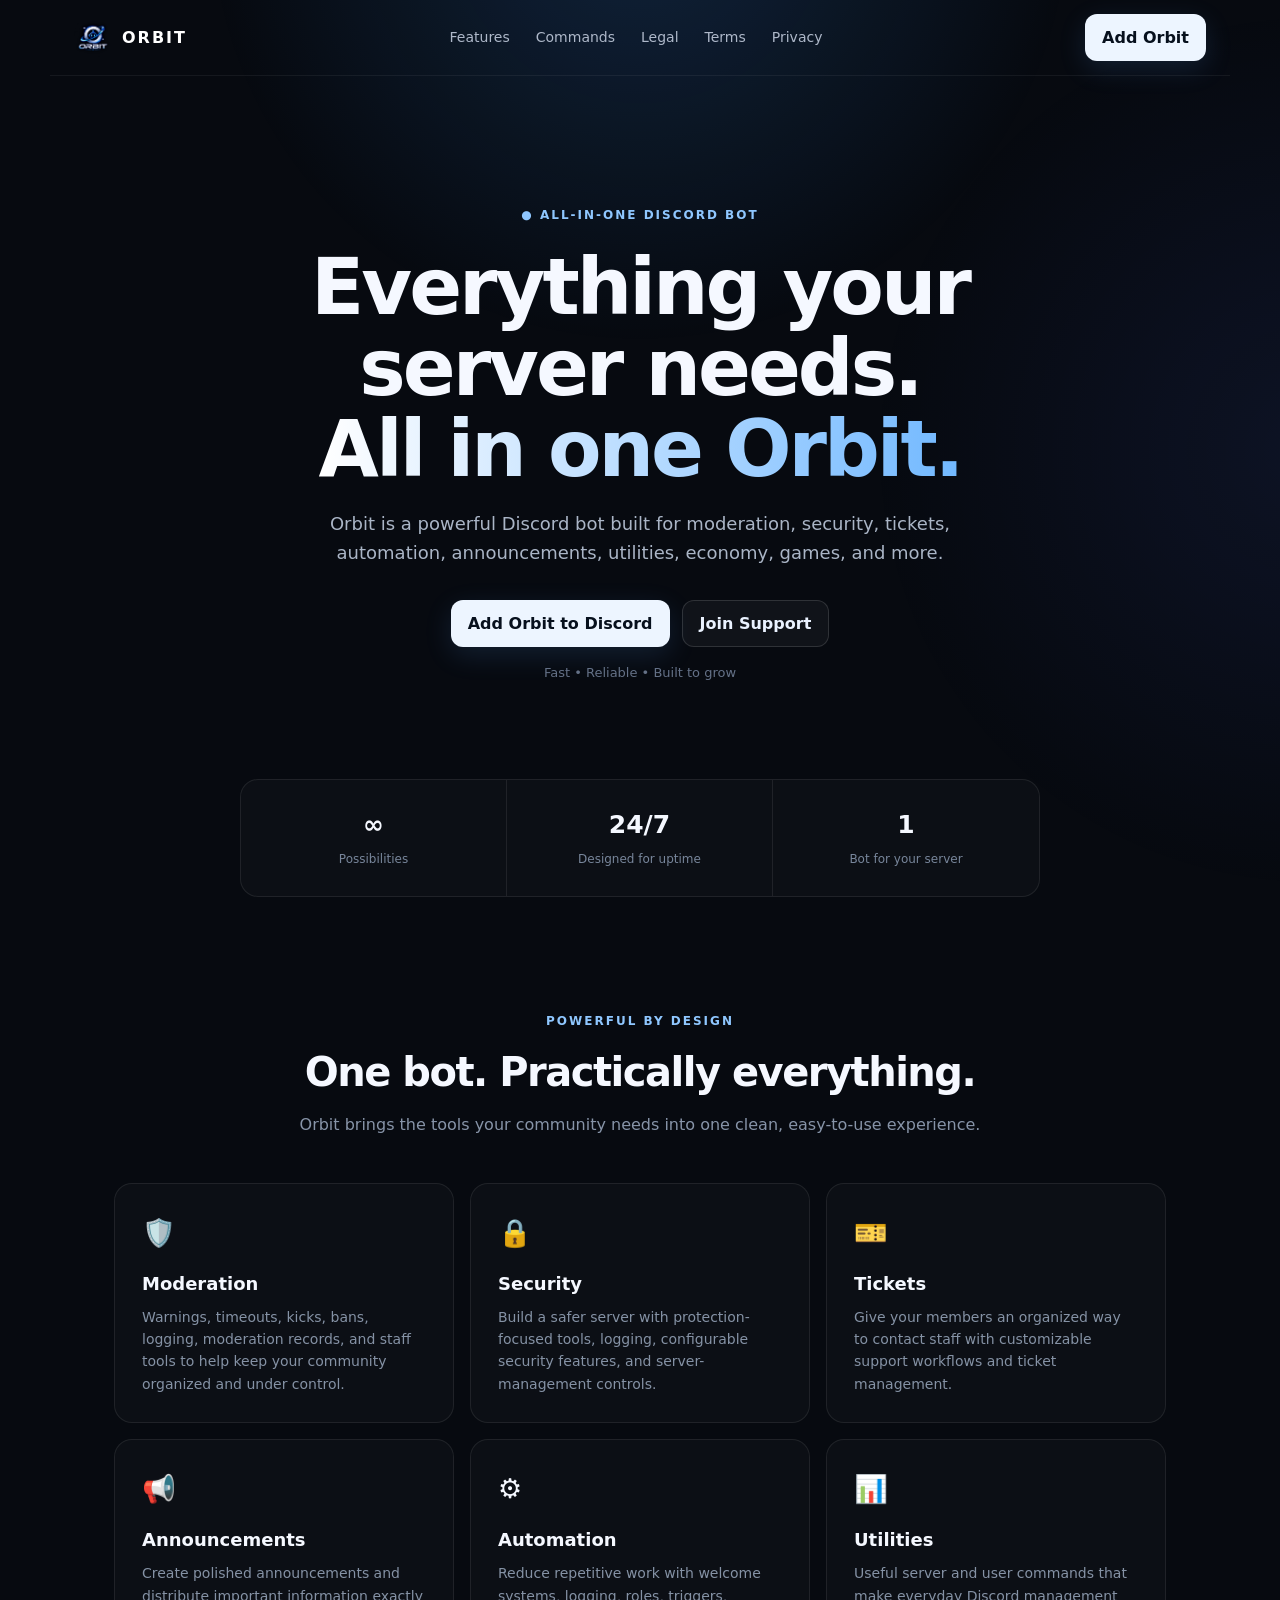
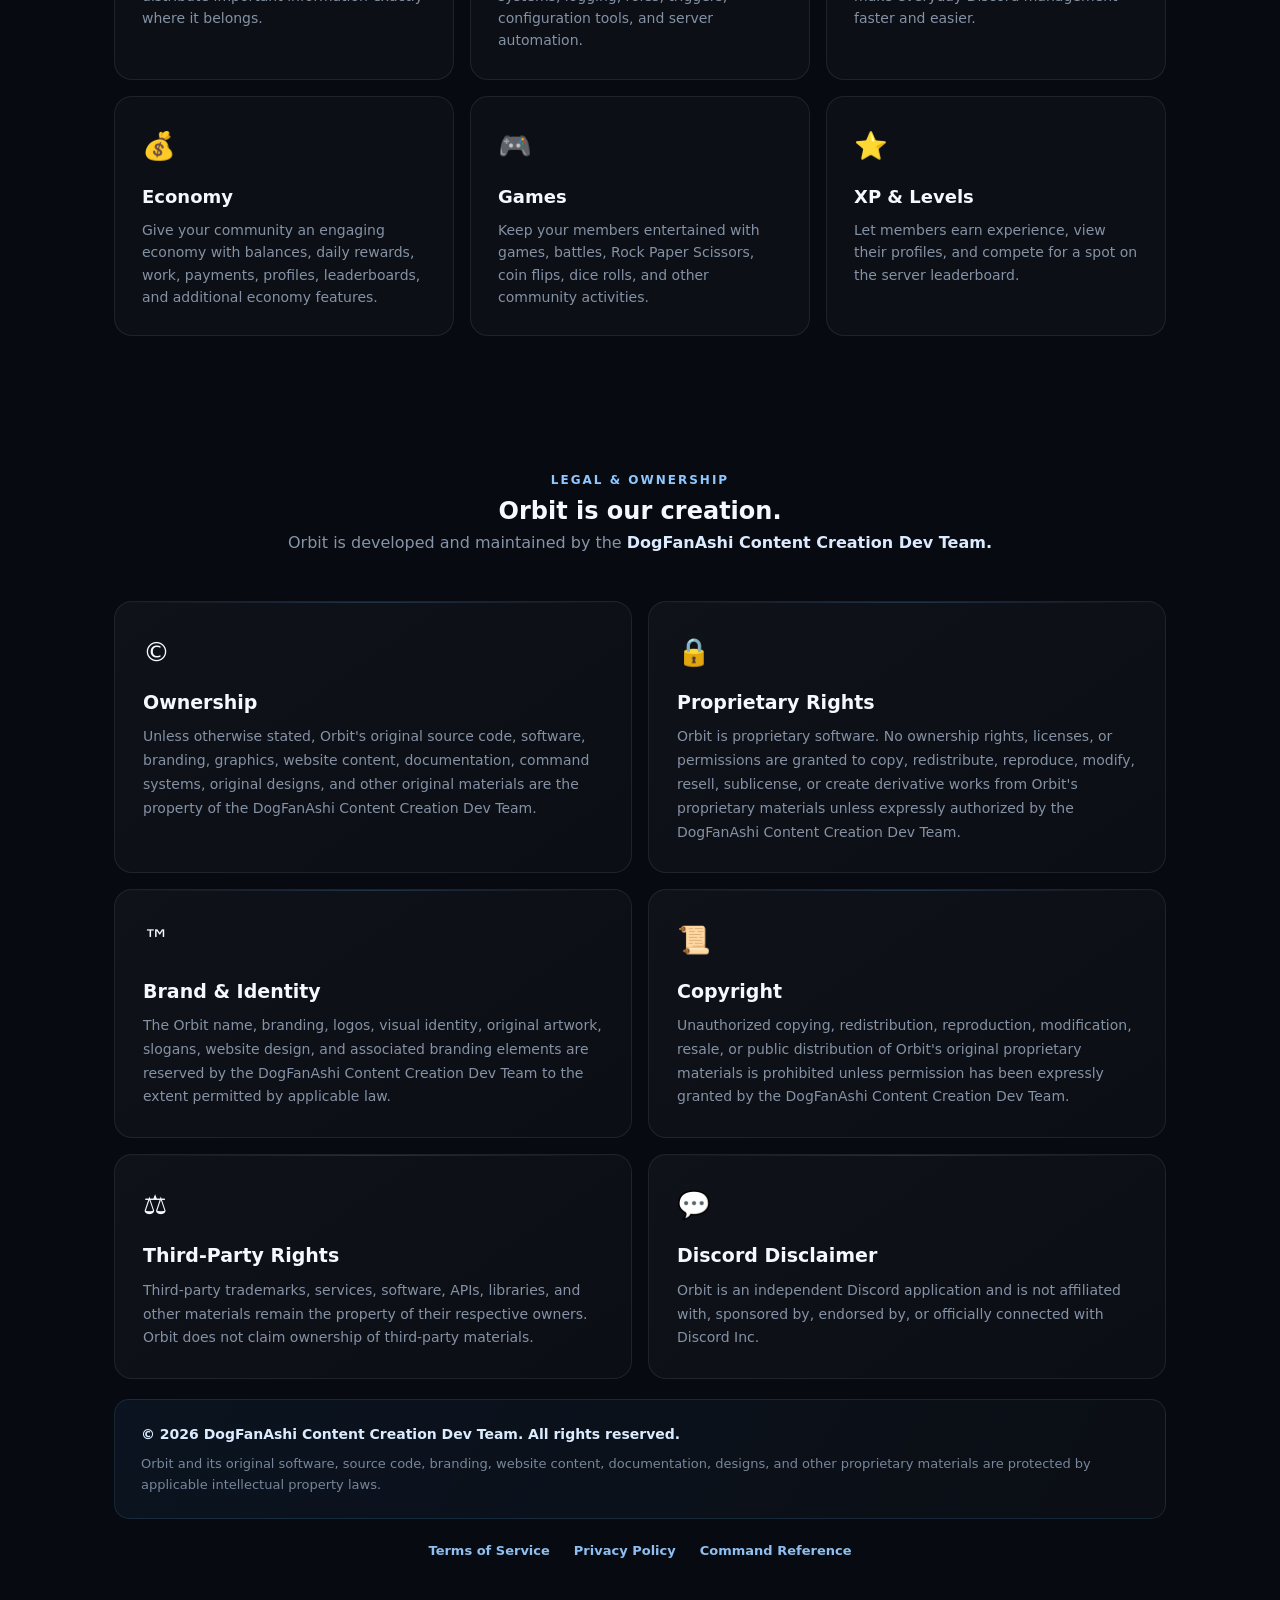
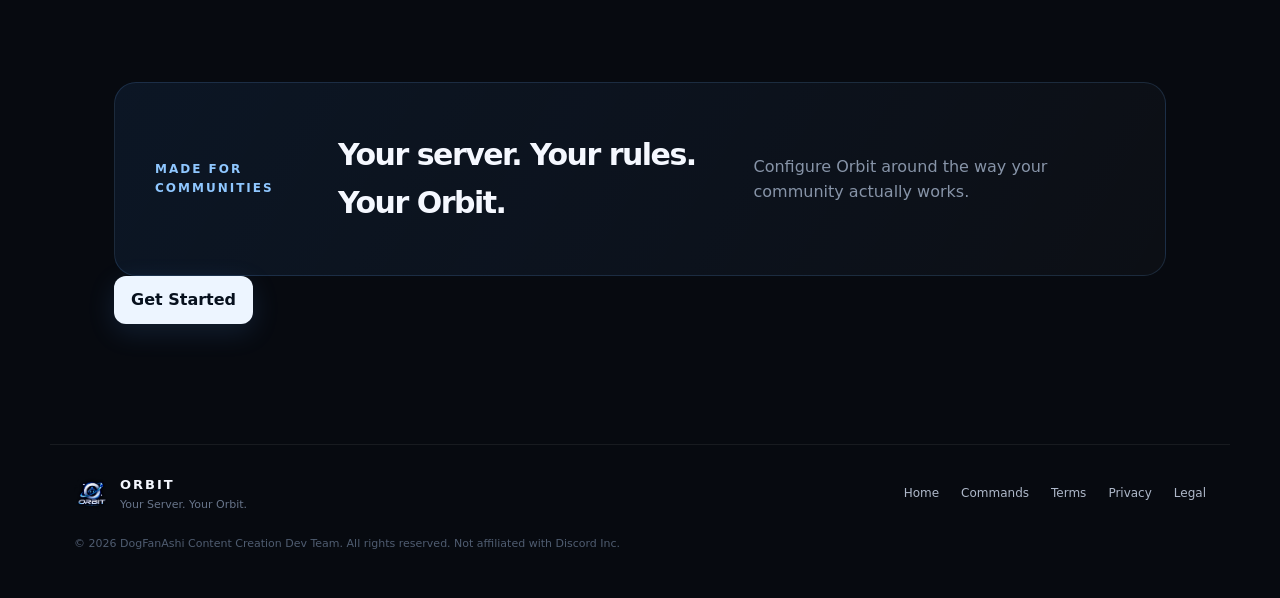
<file: index.html>
<!DOCTYPE html>
<html lang="en">
<head>
  <meta charset="UTF-8">
  <meta name="viewport" content="width=device-width, initial-scale=1.0">

  <meta
    name="description"
    content="Orbit is an all-in-one Discord bot built for moderation, security, tickets, automation, announcements, utilities, economy, games, and more."
  >

  <meta name="author" content="DogFanAshi Content Creation Dev Team">

  <title>Orbit — Your Server. Your Orbit.</title>

  <link rel="icon" href="assets/orbit-logo.png">
  <link rel="stylesheet" href="styles.css">
</head>

<body>

  <div class="background-glow"></div>

  <!-- ============================= -->
  <!-- NAVIGATION -->
  <!-- ============================= -->

  <nav class="navbar">

    <a class="brand" href="index.html">
      <img src="assets/orbit-logo.png" alt="Orbit logo">
      <span>ORBIT</span>
    </a>

    <div class="nav-links">
      <a href="#features">Features</a>
      <a href="commands.html">Commands</a>
      <a href="#legal">Legal</a>
      <a href="terms.html">Terms</a>
      <a href="privacy.html">Privacy</a>
    </div>

    <a
      class="nav-button"
      href="https://discord.com/oauth2/authorize?client_id=1537441652208177244"
      target="_blank"
      rel="noopener noreferrer"
    >
      Add Orbit
    </a>

  </nav>


  <main>

    <!-- ============================= -->
    <!-- HERO -->
    <!-- ============================= -->

    <section class="hero">

      <div class="hero-badge">
        ● ALL-IN-ONE DISCORD BOT
      </div>

      <h1>
        Everything your server needs.<br>
        <span>All in one Orbit.</span>
      </h1>

      <p>
        Orbit is a powerful Discord bot built for moderation, security,
        tickets, automation, announcements, utilities, economy, games,
        and more.
      </p>

      <div class="hero-buttons" id="invite">

        <a
          class="primary-button"
          href="https://discord.com/oauth2/authorize?client_id=1537441652208177244"
          target="_blank"
          rel="noopener noreferrer"
        >
          Add Orbit to Discord
        </a>

        <a
          class="secondary-button"
          href="https://discord.gg/8CtWf9cUjV"
          target="_blank"
          rel="noopener noreferrer"
        >
          Join Support
        </a>

      </div>

      <div class="hero-note">
        Fast • Reliable • Built to grow
      </div>

    </section>


    <!-- ============================= -->
    <!-- STATS -->
    <!-- ============================= -->

    <section class="stats">

      <div>
        <strong>∞</strong>
        <span>Possibilities</span>
      </div>

      <div>
        <strong>24/7</strong>
        <span>Designed for uptime</span>
      </div>

      <div>
        <strong>1</strong>
        <span>Bot for your server</span>
      </div>

    </section>


    <!-- ============================= -->
    <!-- FEATURES -->
    <!-- ============================= -->

    <section class="section" id="features">

      <div class="section-heading">

        <div class="eyebrow">
          POWERFUL BY DESIGN
        </div>

        <h2>
          One bot. Practically everything.
        </h2>

        <p>
          Orbit brings the tools your community needs into one clean,
          easy-to-use experience.
        </p>

      </div>


      <div class="feature-grid">

        <article class="feature-card">

          <div class="icon">🛡️</div>

          <h3>Moderation</h3>

          <p>
            Warnings, timeouts, kicks, bans, logging, moderation
            records, and staff tools to help keep your community
            organized and under control.
          </p>

        </article>


        <article class="feature-card">

          <div class="icon">🔒</div>

          <h3>Security</h3>

          <p>
            Build a safer server with protection-focused tools,
            logging, configurable security features, and
            server-management controls.
          </p>

        </article>


        <article class="feature-card">

          <div class="icon">🎫</div>

          <h3>Tickets</h3>

          <p>
            Give your members an organized way to contact staff
            with customizable support workflows and ticket
            management.
          </p>

        </article>


        <article class="feature-card">

          <div class="icon">📢</div>

          <h3>Announcements</h3>

          <p>
            Create polished announcements and distribute important
            information exactly where it belongs.
          </p>

        </article>


        <article class="feature-card">

          <div class="icon">⚙️</div>

          <h3>Automation</h3>

          <p>
            Reduce repetitive work with welcome systems, logging,
            roles, triggers, configuration tools, and server
            automation.
          </p>

        </article>


        <article class="feature-card">

          <div class="icon">📊</div>

          <h3>Utilities</h3>

          <p>
            Useful server and user commands that make everyday
            Discord management faster and easier.
          </p>

        </article>


        <article class="feature-card">

          <div class="icon">💰</div>

          <h3>Economy</h3>

          <p>
            Give your community an engaging economy with balances,
            daily rewards, work, payments, profiles, leaderboards,
            and additional economy features.
          </p>

        </article>


        <article class="feature-card">

          <div class="icon">🎮</div>

          <h3>Games</h3>

          <p>
            Keep your members entertained with games, battles,
            Rock Paper Scissors, coin flips, dice rolls, and
            other community activities.
          </p>

        </article>


        <article class="feature-card">

          <div class="icon">⭐</div>

          <h3>XP & Levels</h3>

          <p>
            Let members earn experience, view their profiles,
            and compete for a spot on the server leaderboard.
          </p>

        </article>

      </div>

    </section>


    <!-- ============================= -->
    <!-- LEGAL & OWNERSHIP -->
    <!-- ============================= -->

    <section class="legal-home" id="legal">

      <div class="section-heading">

        <div class="eyebrow">
          LEGAL & OWNERSHIP
        </div>

        <h2>
          Orbit is our creation.
        </h2>

        <p>
          Orbit is developed and maintained by the
          <strong>DogFanAshi Content Creation Dev Team.</strong>
        </p>

      </div>


      <div class="legal-home-grid">


        <!-- OWNERSHIP -->

        <article class="legal-home-card">

          <div class="icon">
            ©️
          </div>

          <h3>
            Ownership
          </h3>

          <p>
            Unless otherwise stated, Orbit's original source code,
            software, branding, graphics, website content,
            documentation, command systems, original designs,
            and other original materials are the property of the
            DogFanAshi Content Creation Dev Team.
          </p>

        </article>


        <!-- PROPRIETARY RIGHTS -->

        <article class="legal-home-card">

          <div class="icon">
            🔒
          </div>

          <h3>
            Proprietary Rights
          </h3>

          <p>
            Orbit is proprietary software. No ownership rights,
            licenses, or permissions are granted to copy,
            redistribute, reproduce, modify, resell, sublicense,
            or create derivative works from Orbit's proprietary
            materials unless expressly authorized by the
            DogFanAshi Content Creation Dev Team.
          </p>

        </article>


        <!-- BRAND -->

        <article class="legal-home-card">

          <div class="icon">
            ™️
          </div>

          <h3>
            Brand & Identity
          </h3>

          <p>
            The Orbit name, branding, logos, visual identity,
            original artwork, slogans, website design, and
            associated branding elements are reserved by the
            DogFanAshi Content Creation Dev Team to the extent
            permitted by applicable law.
          </p>

        </article>


        <!-- COPYRIGHT -->

        <article class="legal-home-card">

          <div class="icon">
            📜
          </div>

          <h3>
            Copyright
          </h3>

          <p>
            Unauthorized copying, redistribution, reproduction,
            modification, resale, or public distribution of
            Orbit's original proprietary materials is prohibited
            unless permission has been expressly granted by the
            DogFanAshi Content Creation Dev Team.
          </p>

        </article>


        <!-- THIRD PARTY -->

        <article class="legal-home-card">

          <div class="icon">
            ⚖️
          </div>

          <h3>
            Third-Party Rights
          </h3>

          <p>
            Third-party trademarks, services, software, APIs,
            libraries, and other materials remain the property
            of their respective owners. Orbit does not claim
            ownership of third-party materials.
          </p>

        </article>


        <!-- DISCORD -->

        <article class="legal-home-card">

          <div class="icon">
            💬
          </div>

          <h3>
            Discord Disclaimer
          </h3>

          <p>
            Orbit is an independent Discord application and is
            not affiliated with, sponsored by, endorsed by, or
            officially connected with Discord Inc.
          </p>

        </article>

      </div>


      <!-- OWNERSHIP NOTICE -->

      <div class="legal-home-notice">

        <strong>
          © 2026 DogFanAshi Content Creation Dev Team.
          All rights reserved.
        </strong>

        <span>
          Orbit and its original software, source code, branding,
          website content, documentation, designs, and other
          proprietary materials are protected by applicable
          intellectual property laws.
        </span>

      </div>


      <!-- LEGAL LINKS -->

      <div class="legal-home-links">

        <a href="terms.html">
          Terms of Service
        </a>

        <a href="privacy.html">
          Privacy Policy
        </a>

        <a href="commands.html">
          Command Reference
        </a>

      </div>

    </section>


    <!-- ============================= -->
    <!-- CALLOUT -->
    <!-- ============================= -->

    <section class="callout">

      <div>

        <div class="eyebrow">
          MADE FOR COMMUNITIES
        </div>

        <h2>
          Your server. Your rules. Your Orbit.
        </h2>

        <p>
          Configure Orbit around the way your community actually works.
        </p>

      </div>


      <a
        class="primary-button"
        href="https://discord.com/oauth2/authorize?client_id=1537441652208177244"
        target="_blank"
        rel="noopener noreferrer"
      >
        Get Started
      </a>

    </section>

  </main>


  <!-- ============================= -->
  <!-- FOOTER -->
  <!-- ============================= -->

  <footer>

    <div class="footer-brand">

      <img
        src="assets/orbit-logo.png"
        alt="Orbit logo"
      >

      <div>

        <strong>
          ORBIT
        </strong>

        <span>
          Your Server. Your Orbit.
        </span>

      </div>

    </div>


    <div class="footer-links">

      <a href="index.html">
        Home
      </a>

      <a href="commands.html">
        Commands
      </a>

      <a href="terms.html">
        Terms
      </a>

      <a href="privacy.html">
        Privacy
      </a>

      <a href="#legal">
        Legal
      </a>

    </div>


    <p>
      © 2026 DogFanAshi Content Creation Dev Team.
      All rights reserved.
      Not affiliated with Discord Inc.
    </p>

  </footer>

</body>
</html>
</file>
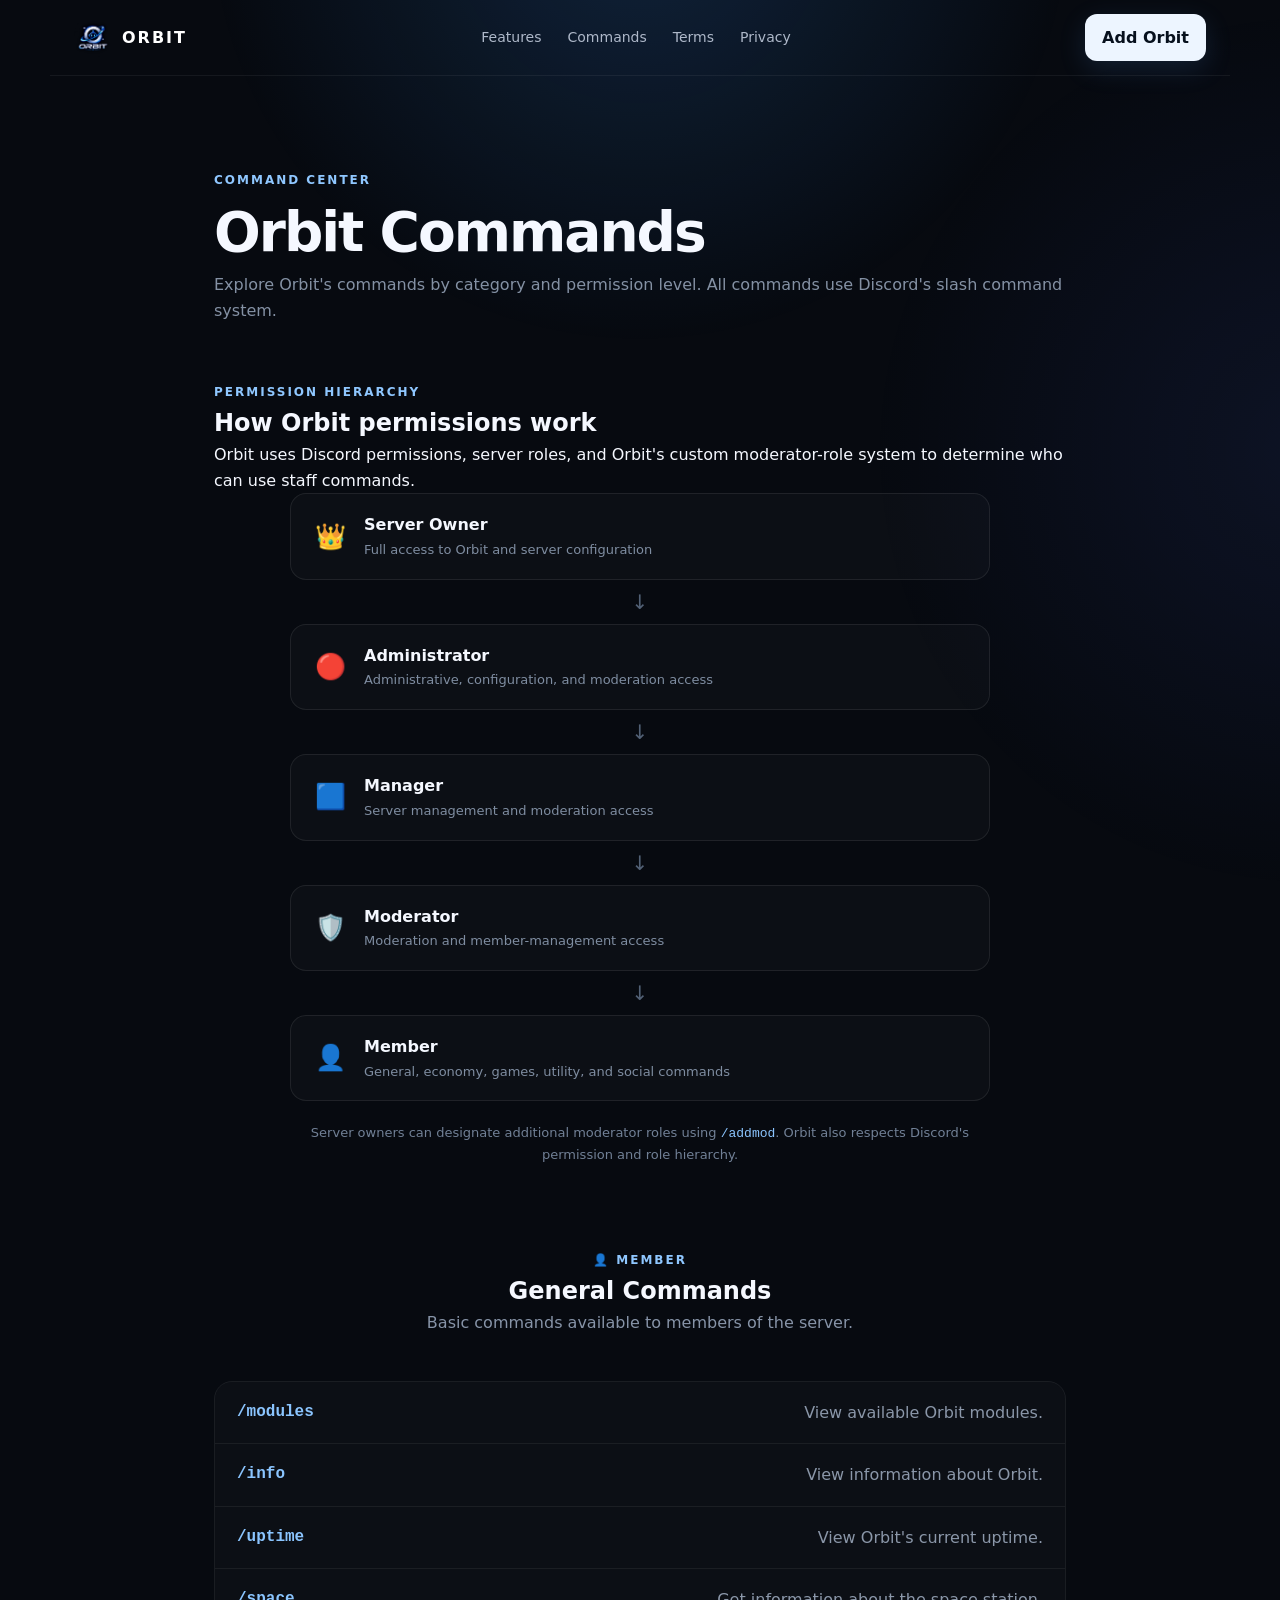
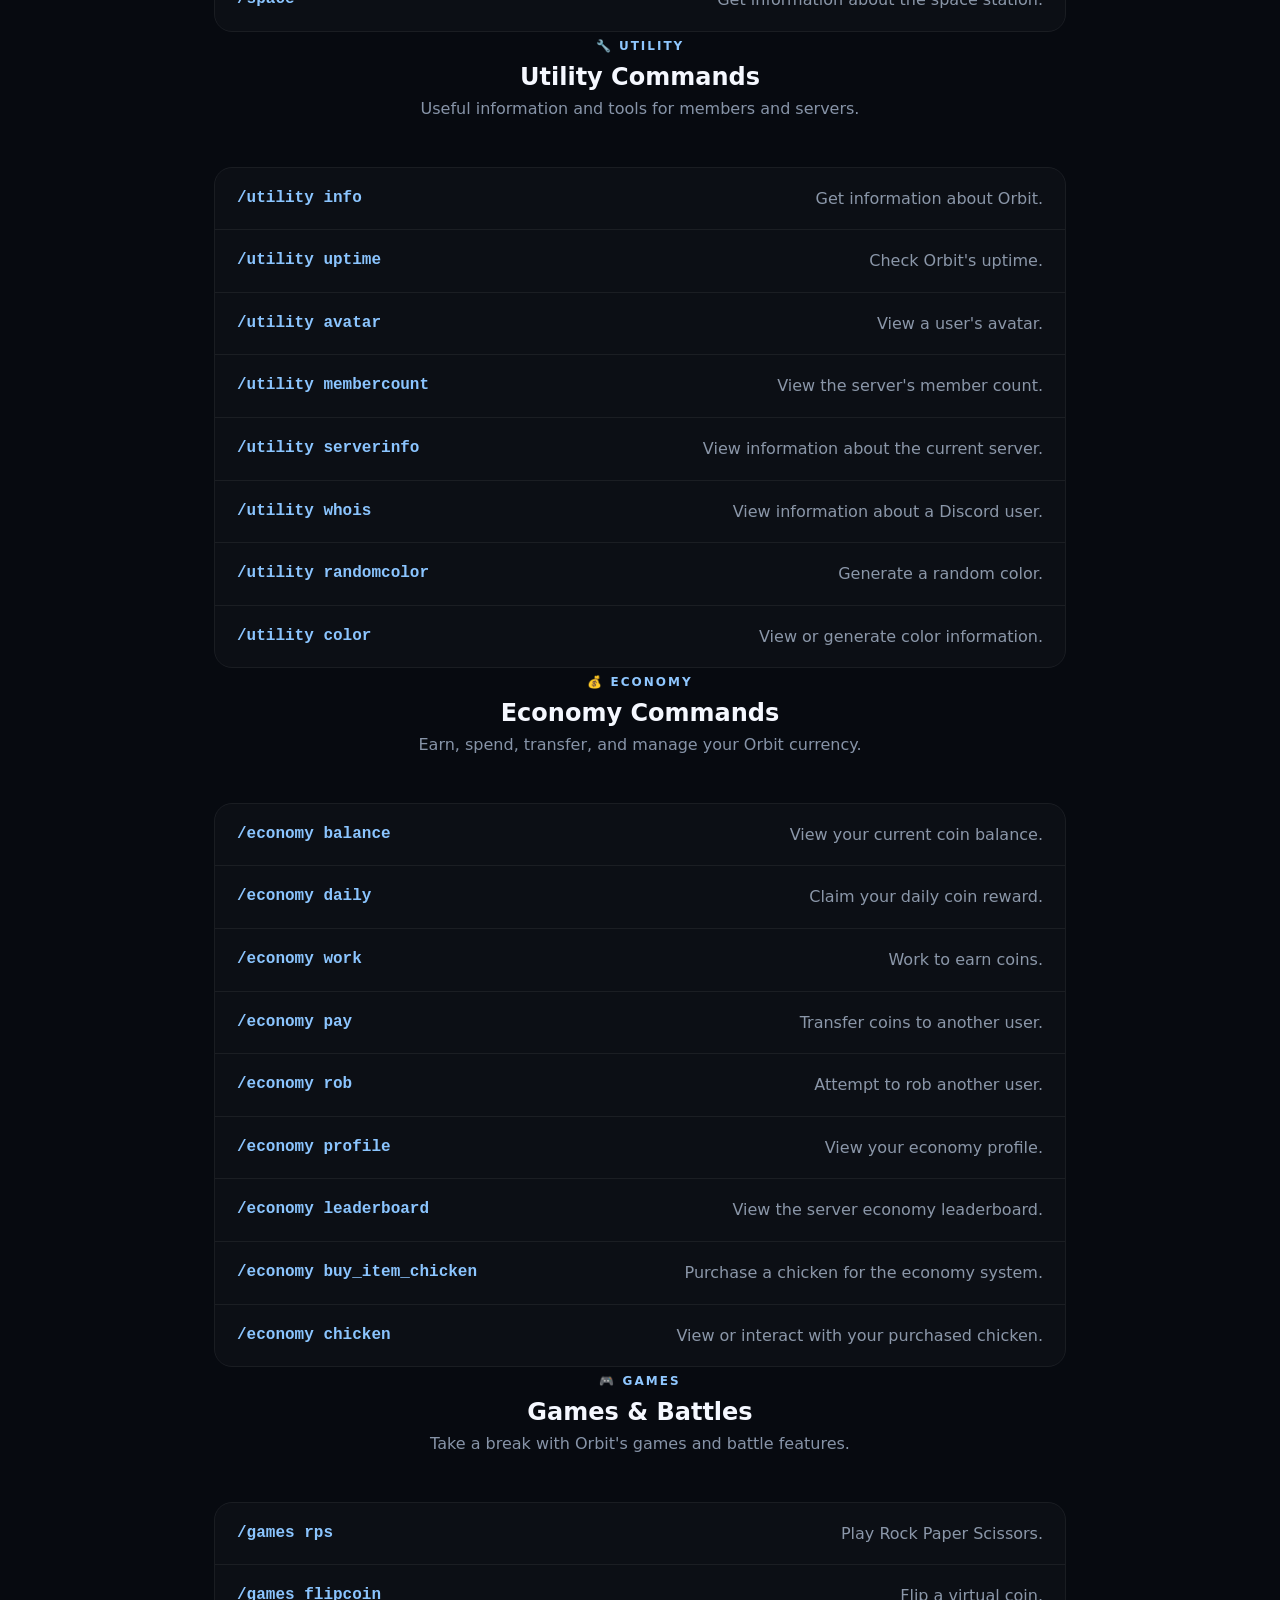
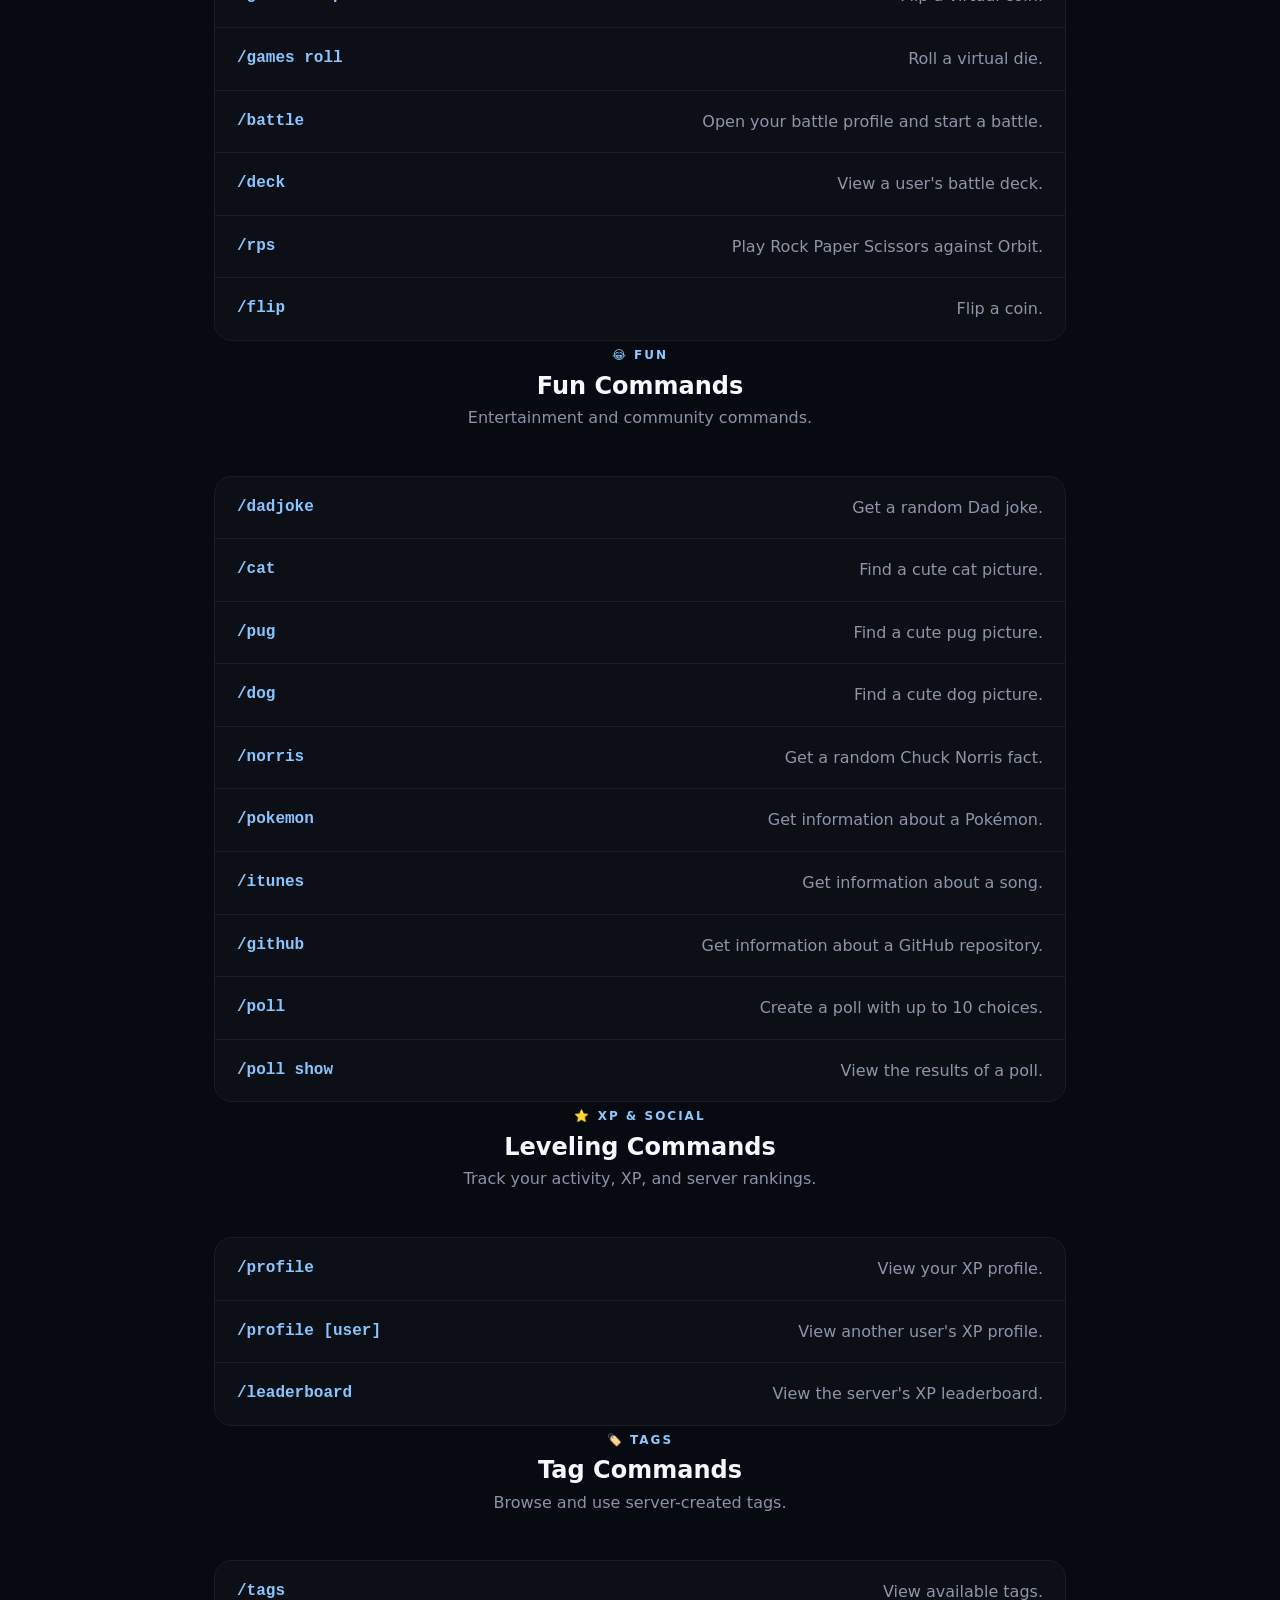
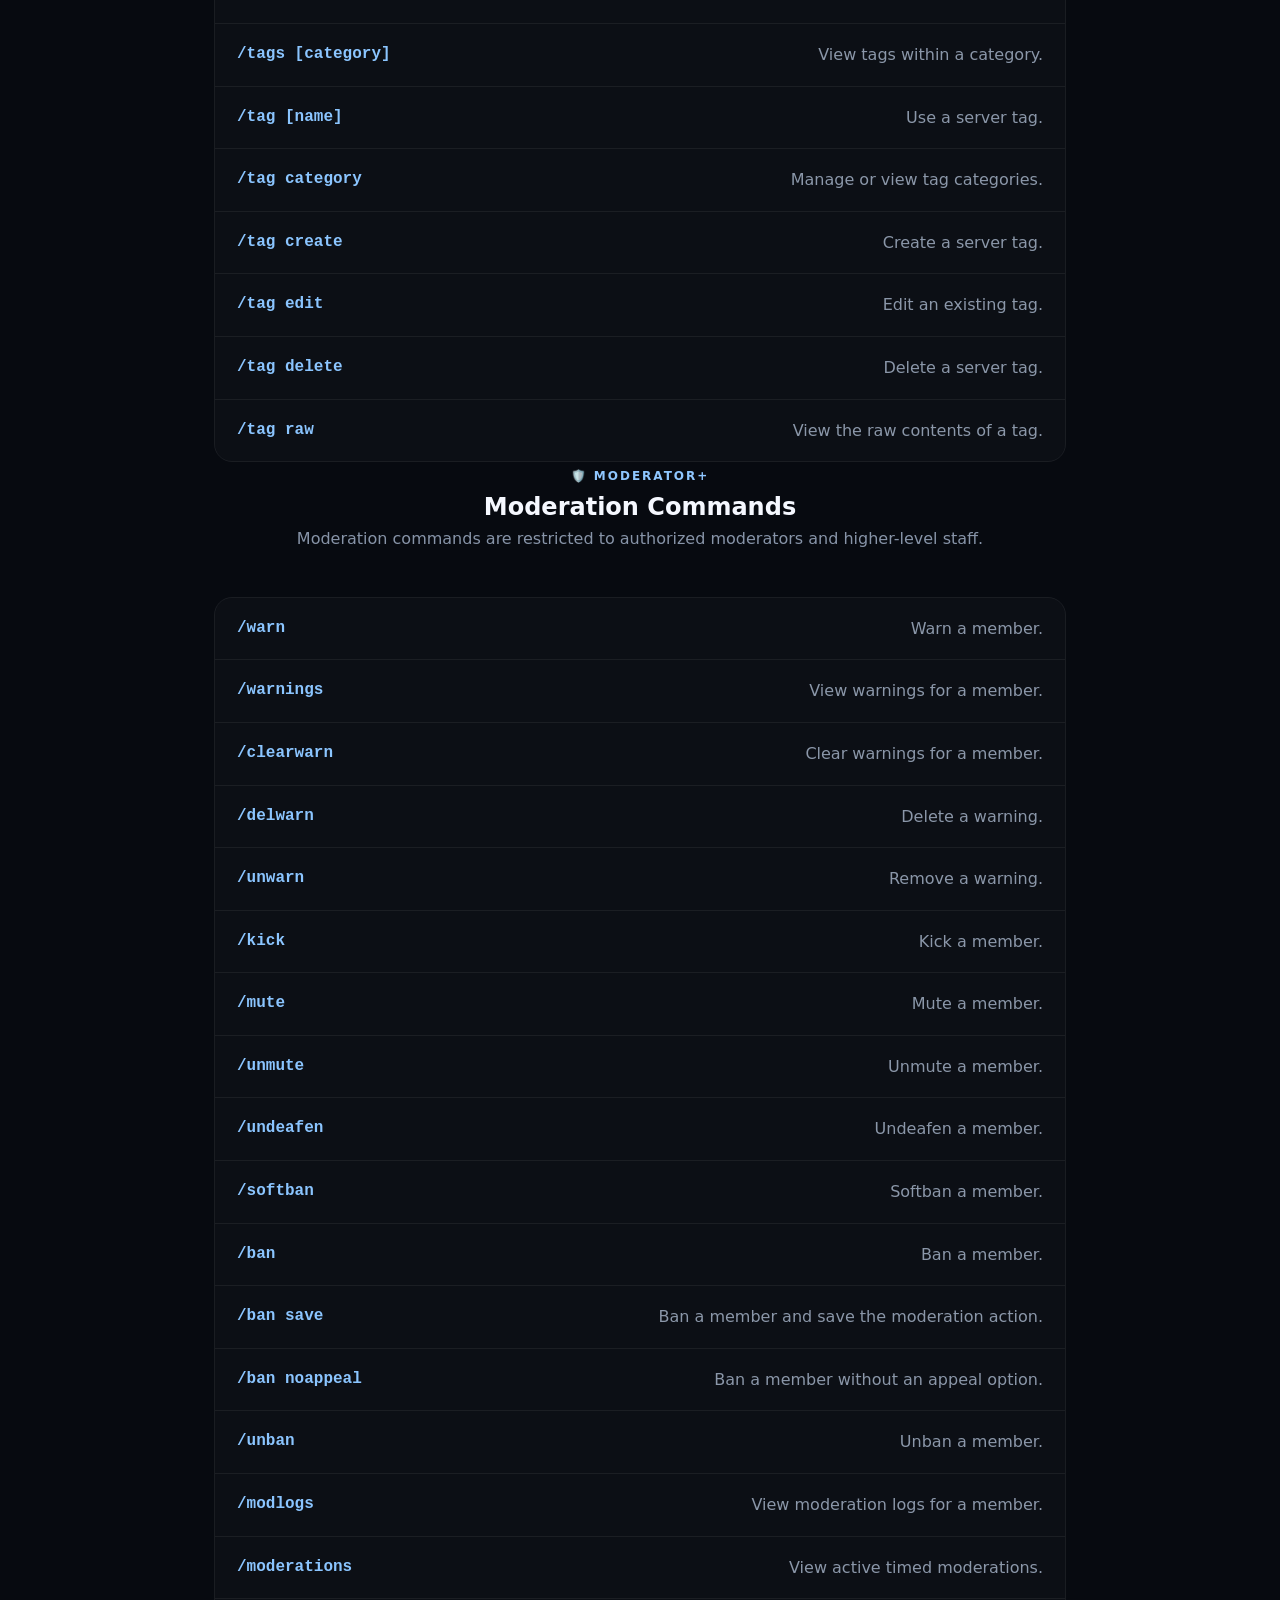
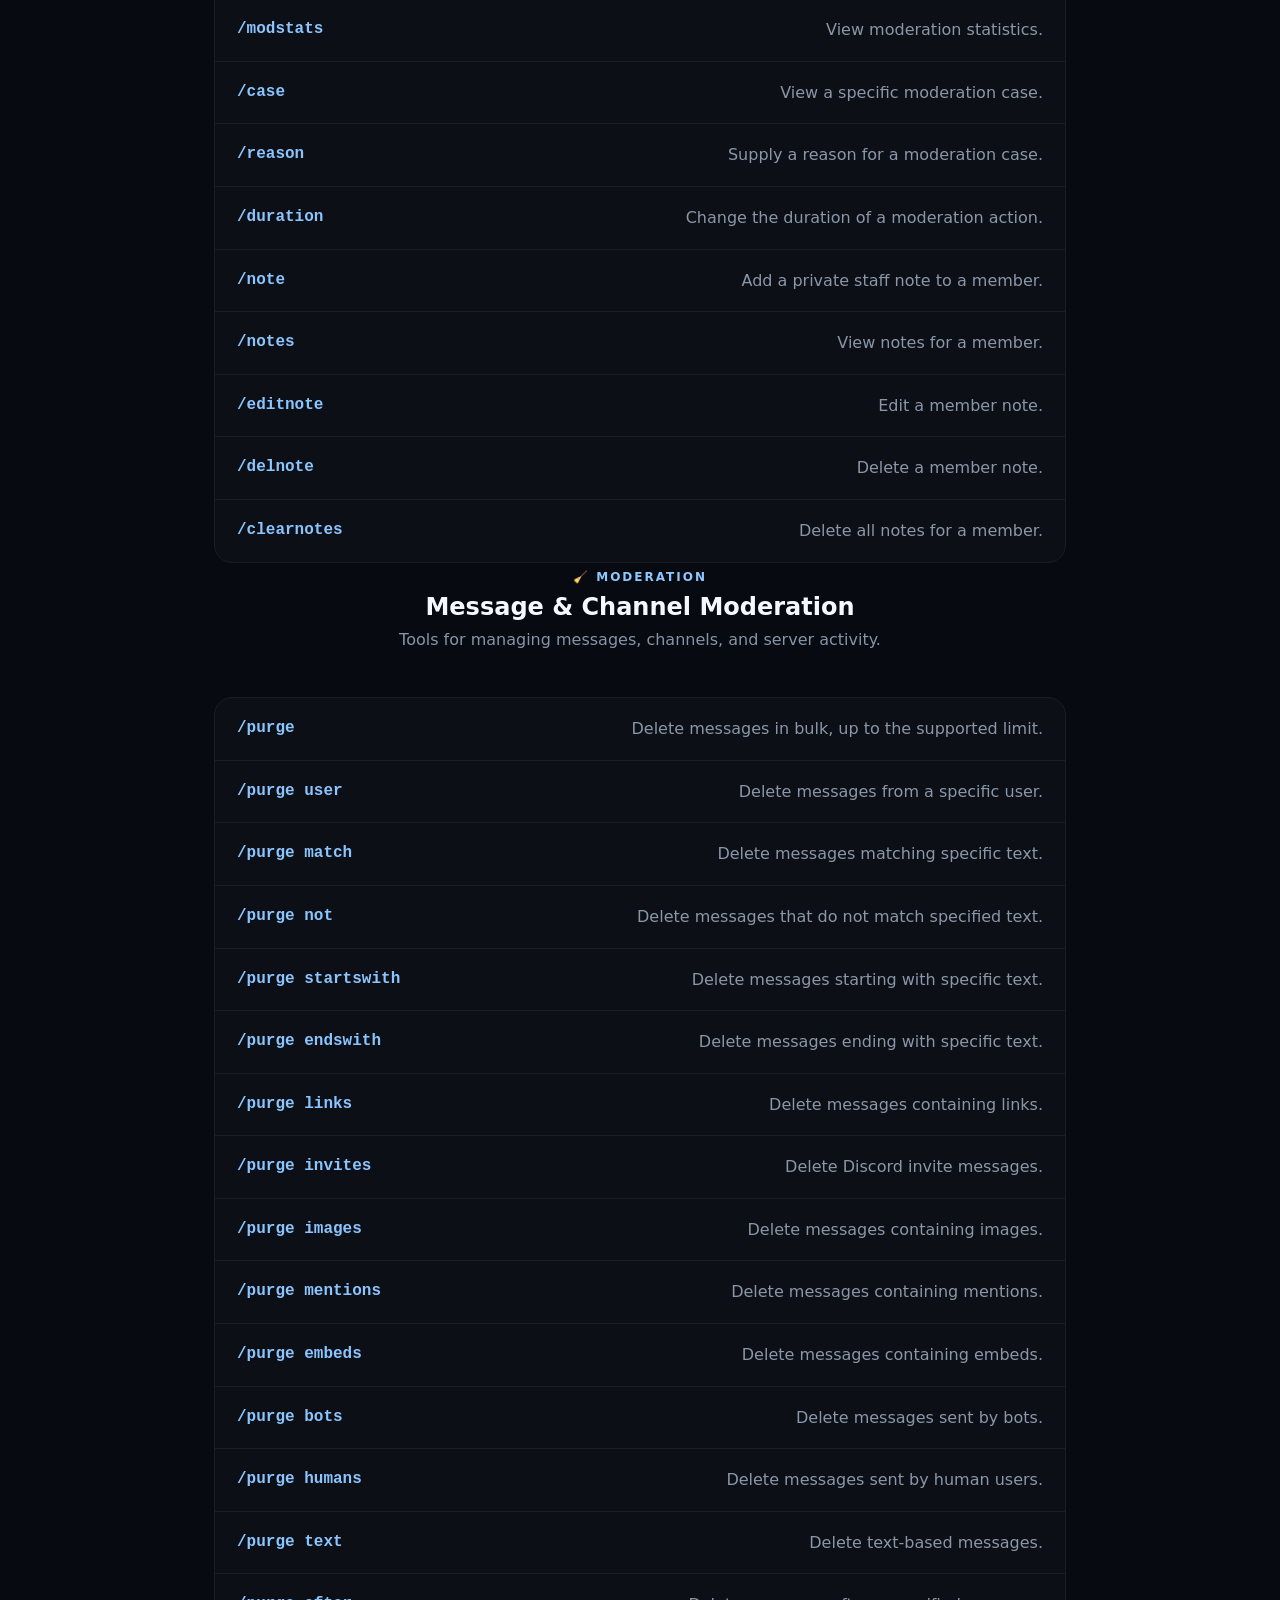
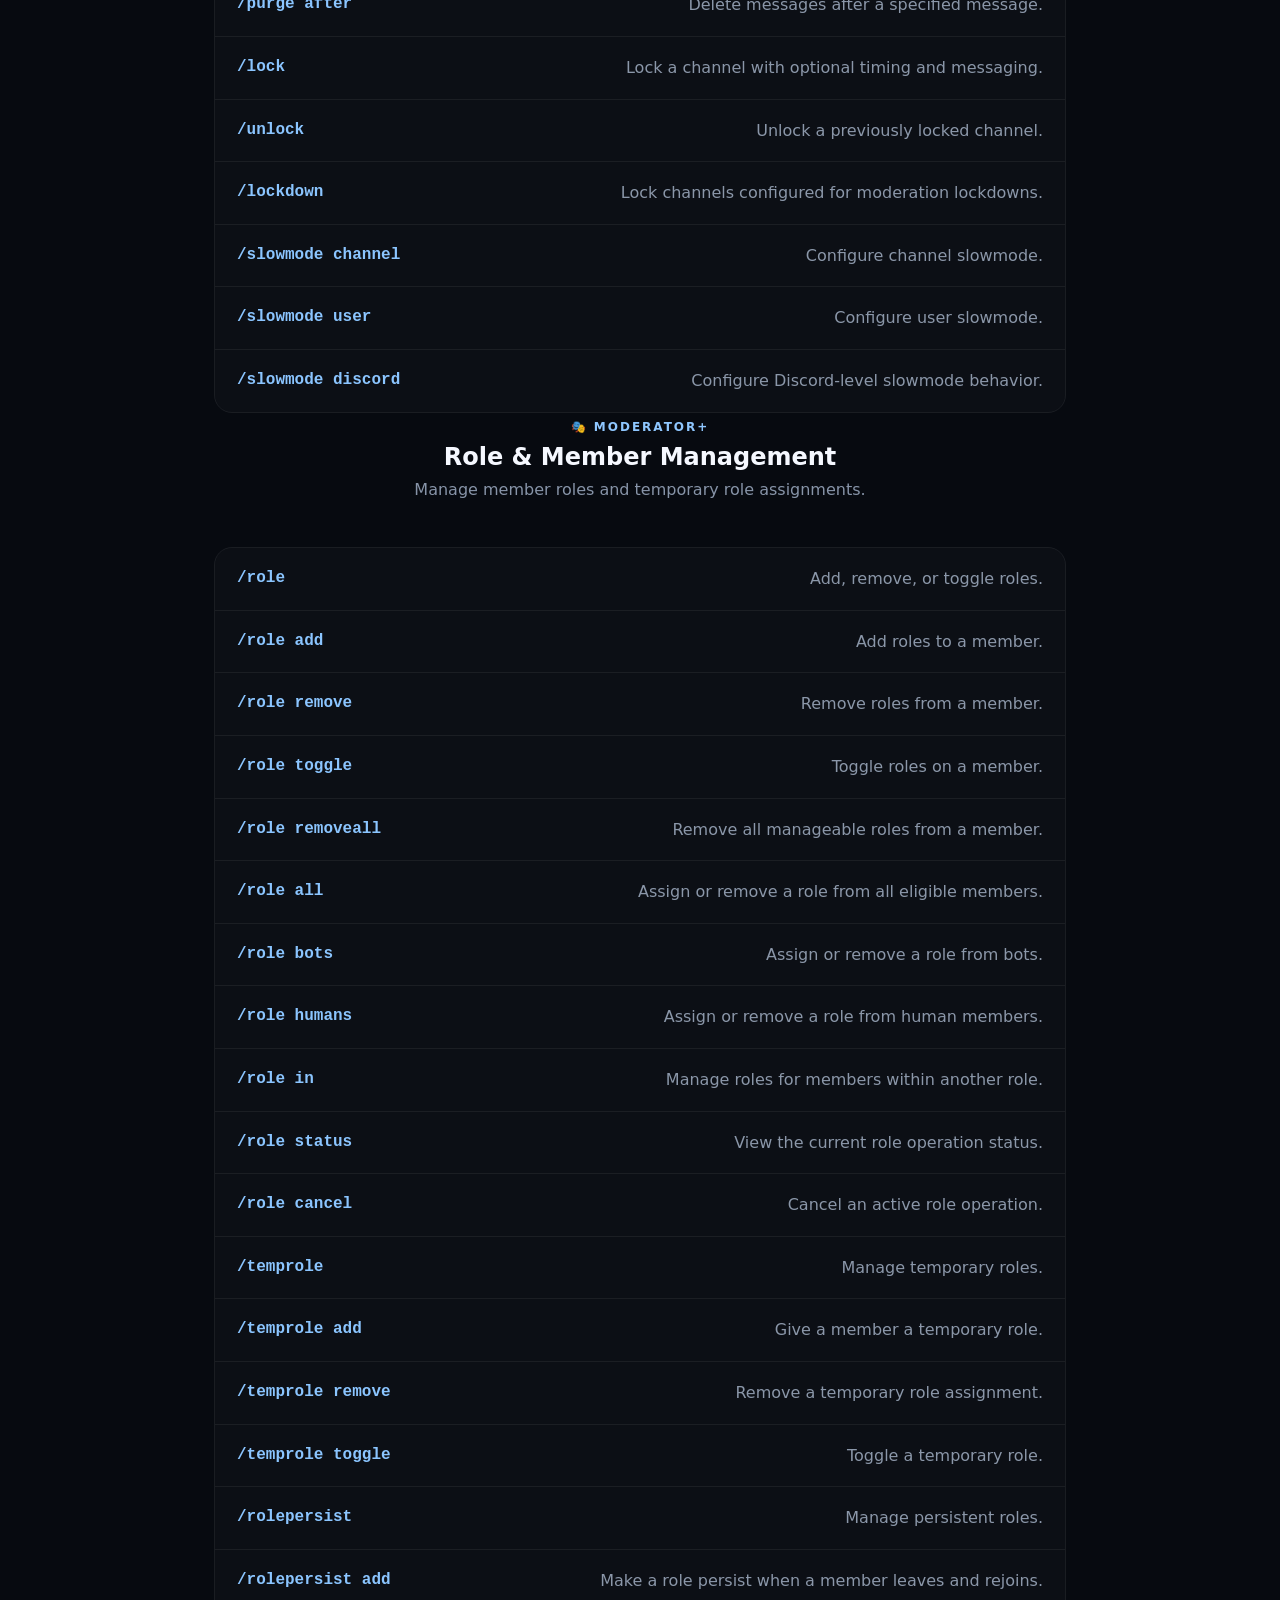
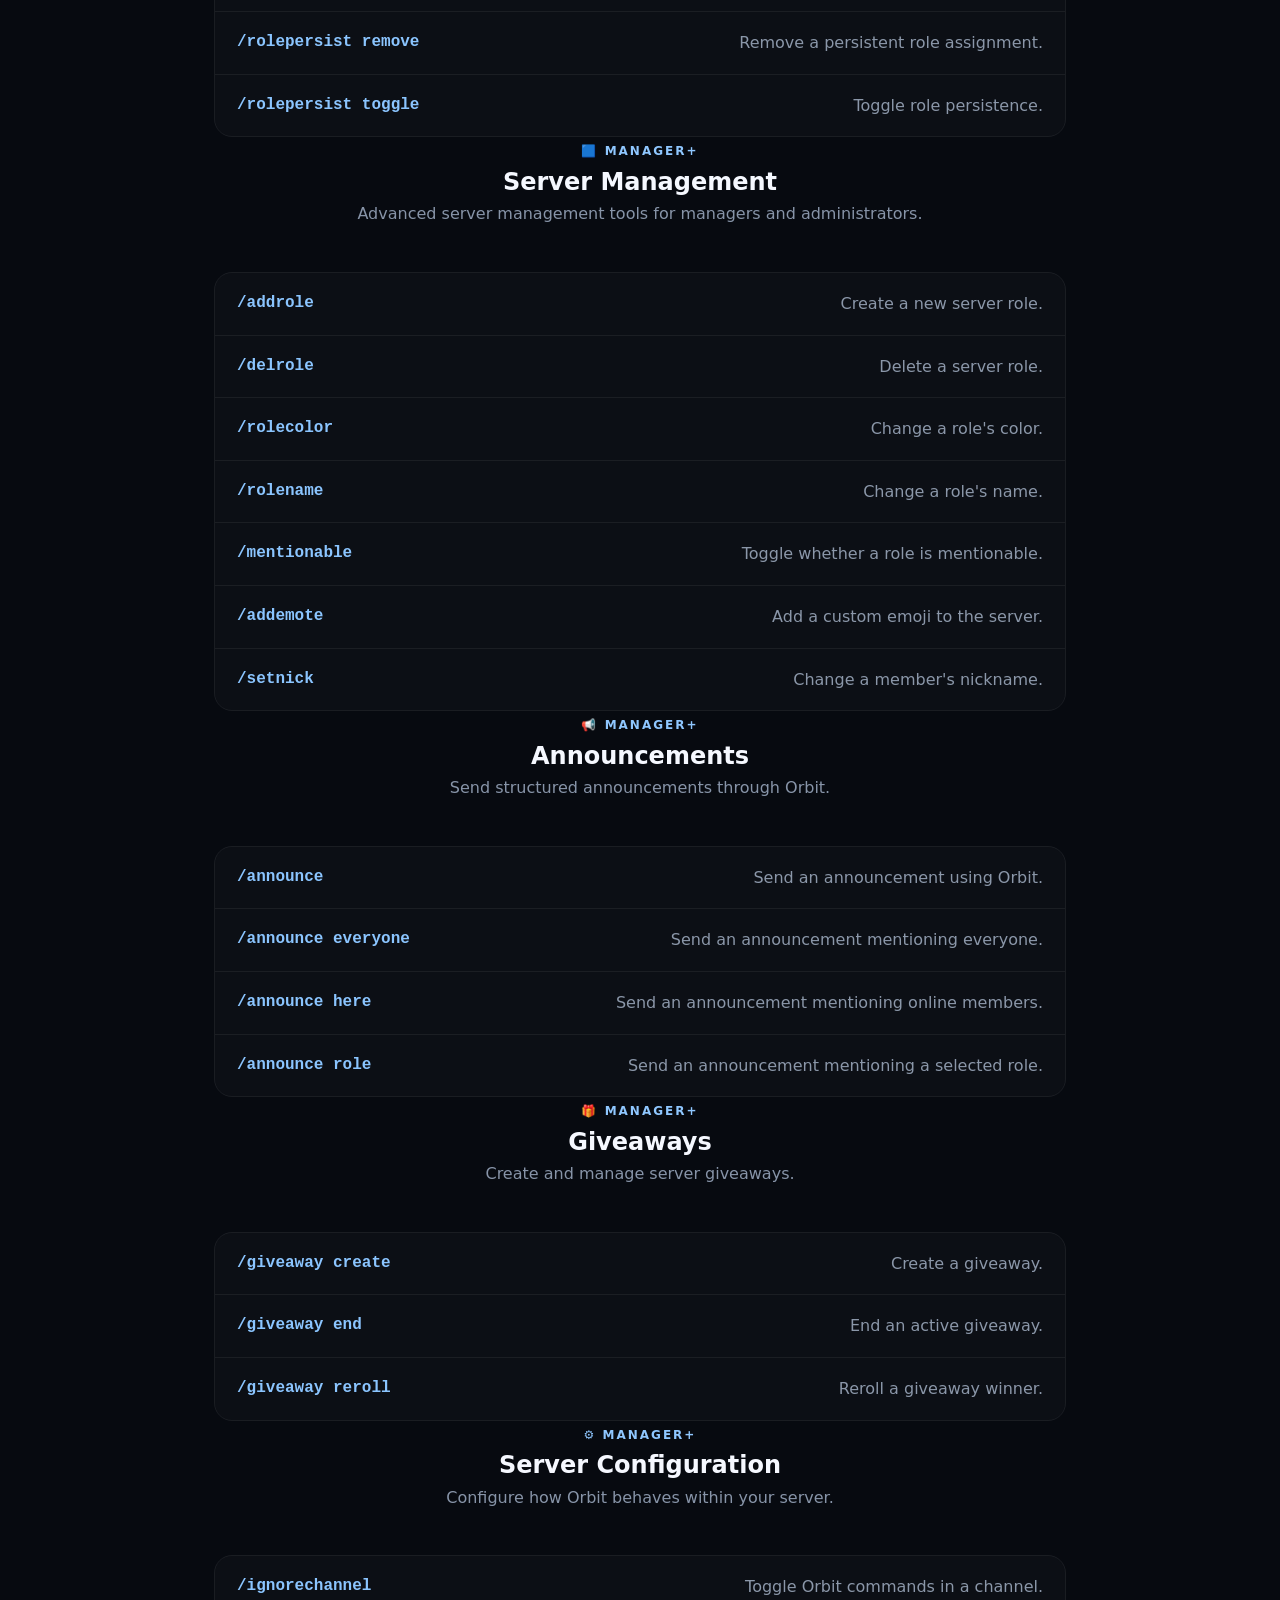
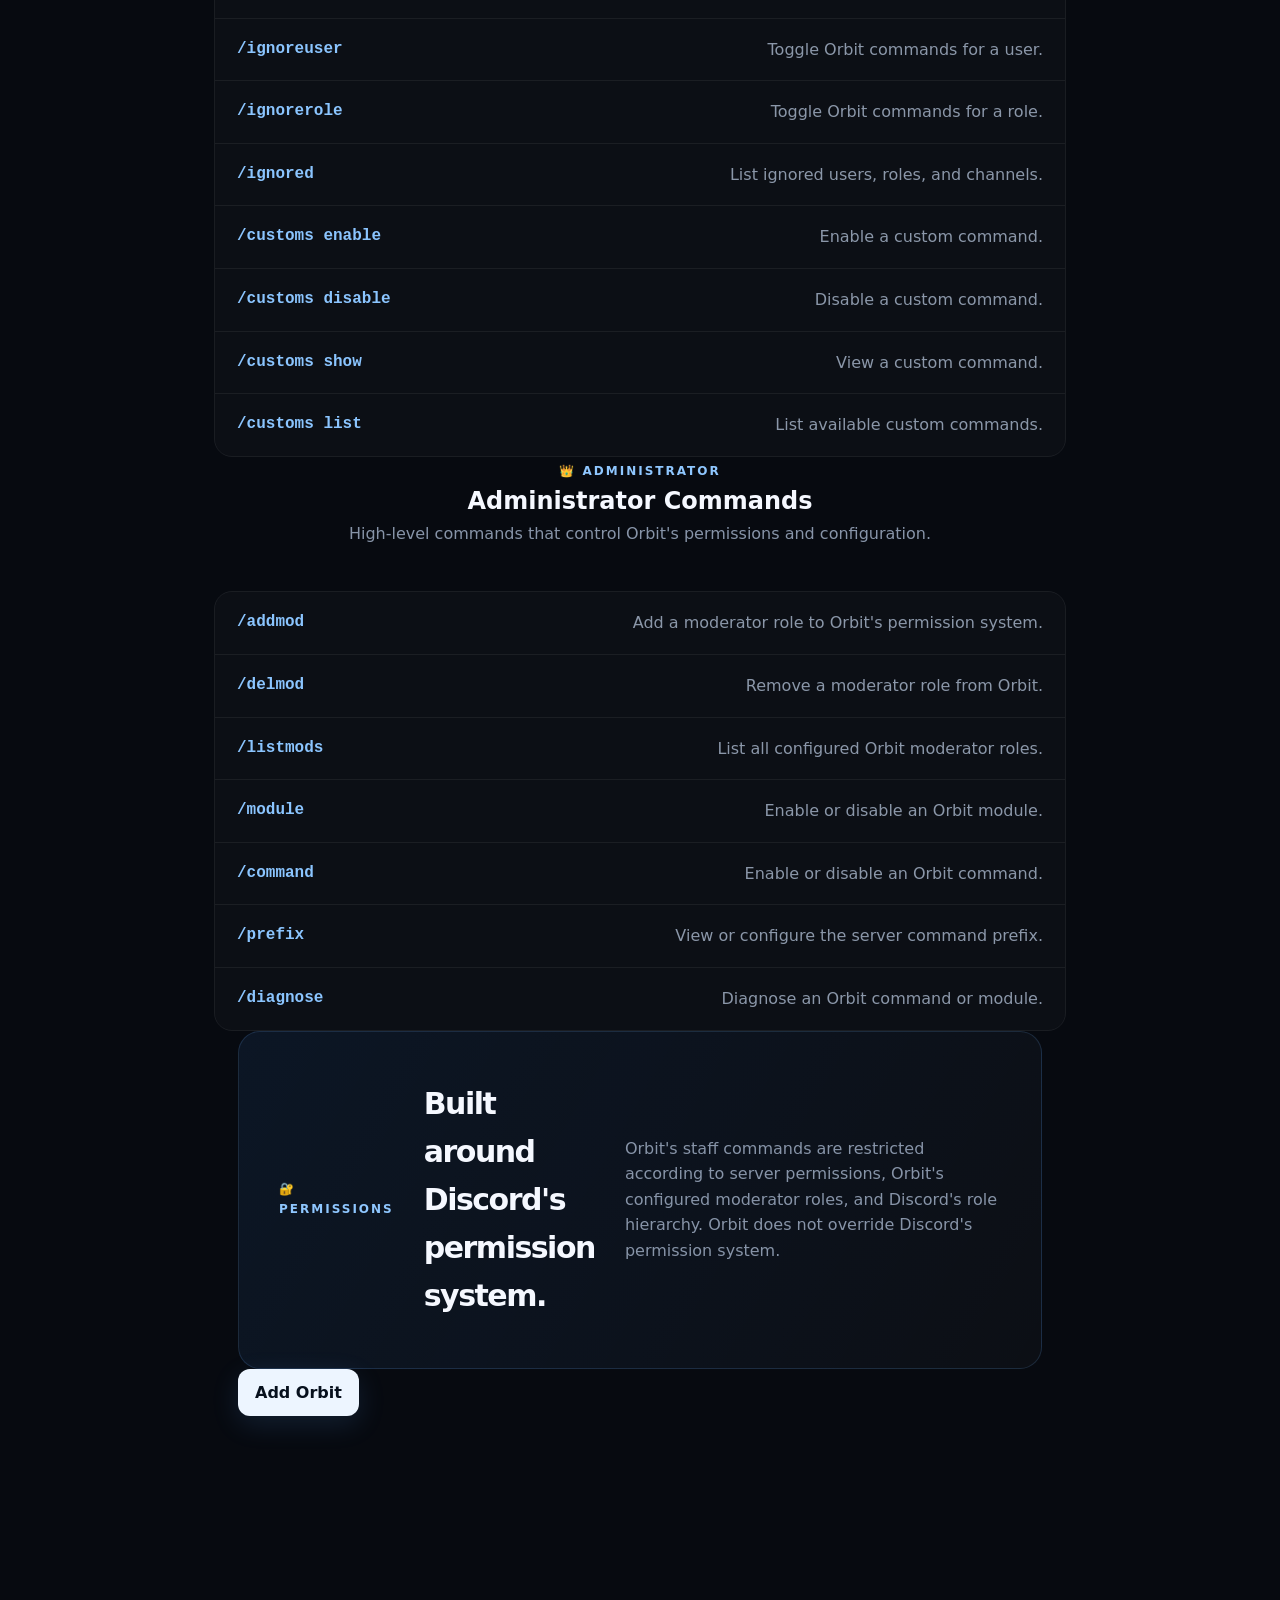
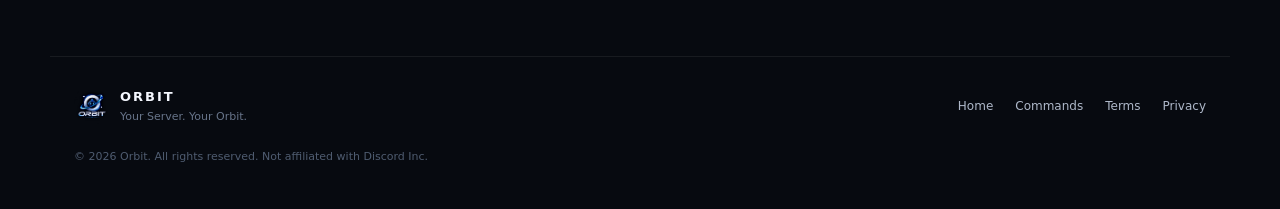
<file: commands.html>
<!DOCTYPE html>
<html lang="en">
<head>
  <meta charset="UTF-8">
  <meta name="viewport" content="width=device-width, initial-scale=1.0">
  <meta name="description" content="Complete Orbit Discord bot command reference, including economy, games, utilities, moderation, management, and administration.">
  <title>Commands — Orbit</title>
  <link rel="icon" href="assets/orbit-logo.png">
  <link rel="stylesheet" href="styles.css">
</head>

<body>
  <div class="background-glow"></div>

  <!-- NAVIGATION -->
  <nav class="navbar">
    <a class="brand" href="index.html">
      <img src="assets/orbit-logo.png" alt="Orbit logo">
      <span>ORBIT</span>
    </a>

    <div class="nav-links">
      <a href="index.html#features">Features</a>
      <a href="commands.html">Commands</a>
      <a href="terms.html">Terms</a>
      <a href="privacy.html">Privacy</a>
    </div>

    <a
      class="nav-button"
      href="https://discord.com/oauth2/authorize?client_id=1537441652208177244"
      target="_blank"
      rel="noopener noreferrer"
    >
      Add Orbit
    </a>
  </nav>


  <main class="legal-page">

    <!-- HEADER -->
    <div class="eyebrow">COMMAND CENTER</div>

    <h1>Orbit Commands</h1>

    <p class="lead">
      Explore Orbit's commands by category and permission level.
      All commands use Discord's slash command system.
    </p>


    <!-- PERMISSION HIERARCHY -->
    <section class="command-hierarchy">

      <div class="eyebrow">PERMISSION HIERARCHY</div>

      <h2>How Orbit permissions work</h2>

      <p>
        Orbit uses Discord permissions, server roles, and Orbit's custom
        moderator-role system to determine who can use staff commands.
      </p>

      <div class="hierarchy">

        <div class="hierarchy-card owner">
          <div class="hierarchy-icon">👑</div>
          <div>
            <strong>Server Owner</strong>
            <span>Full access to Orbit and server configuration</span>
          </div>
        </div>

        <div class="hierarchy-arrow">↓</div>

        <div class="hierarchy-card admin">
          <div class="hierarchy-icon">🔴</div>
          <div>
            <strong>Administrator</strong>
            <span>Administrative, configuration, and moderation access</span>
          </div>
        </div>

        <div class="hierarchy-arrow">↓</div>

        <div class="hierarchy-card manager">
          <div class="hierarchy-icon">🟦</div>
          <div>
            <strong>Manager</strong>
            <span>Server management and moderation access</span>
          </div>
        </div>

        <div class="hierarchy-arrow">↓</div>

        <div class="hierarchy-card moderator">
          <div class="hierarchy-icon">🛡️</div>
          <div>
            <strong>Moderator</strong>
            <span>Moderation and member-management access</span>
          </div>
        </div>

        <div class="hierarchy-arrow">↓</div>

        <div class="hierarchy-card member">
          <div class="hierarchy-icon">👤</div>
          <div>
            <strong>Member</strong>
            <span>General, economy, games, utility, and social commands</span>
          </div>
        </div>

      </div>

      <p class="hierarchy-note">
        Server owners can designate additional moderator roles using
        <code>/addmod</code>. Orbit also respects Discord's permission and
        role hierarchy.
      </p>

    </section>


    <!-- ========================= -->
    <!-- MEMBER COMMANDS -->
    <!-- ========================= -->

    <section class="command-section">

      <div class="section-heading">
        <div class="eyebrow">👤 MEMBER</div>
        <h2>General Commands</h2>
        <p>
          Basic commands available to members of the server.
        </p>
      </div>

      <div class="command-list">

        <div class="command-row">
          <code>/modules</code>
          <span>View available Orbit modules.</span>
        </div>

        <div class="command-row">
          <code>/info</code>
          <span>View information about Orbit.</span>
        </div>

        <div class="command-row">
          <code>/uptime</code>
          <span>View Orbit's current uptime.</span>
        </div>

        <div class="command-row">
          <code>/space</code>
          <span>Get information about the space station.</span>
        </div>

      </div>

    </section>


    <!-- ========================= -->
    <!-- UTILITY COMMANDS -->
    <!-- ========================= -->

    <section class="command-section">

      <div class="section-heading">
        <div class="eyebrow">🔧 UTILITY</div>
        <h2>Utility Commands</h2>
        <p>
          Useful information and tools for members and servers.
        </p>
      </div>

      <div class="command-list">

        <div class="command-row">
          <code>/utility info</code>
          <span>Get information about Orbit.</span>
        </div>

        <div class="command-row">
          <code>/utility uptime</code>
          <span>Check Orbit's uptime.</span>
        </div>

        <div class="command-row">
          <code>/utility avatar</code>
          <span>View a user's avatar.</span>
        </div>

        <div class="command-row">
          <code>/utility membercount</code>
          <span>View the server's member count.</span>
        </div>

        <div class="command-row">
          <code>/utility serverinfo</code>
          <span>View information about the current server.</span>
        </div>

        <div class="command-row">
          <code>/utility whois</code>
          <span>View information about a Discord user.</span>
        </div>

        <div class="command-row">
          <code>/utility randomcolor</code>
          <span>Generate a random color.</span>
        </div>

        <div class="command-row">
          <code>/utility color</code>
          <span>View or generate color information.</span>
        </div>

      </div>

    </section>


    <!-- ========================= -->
    <!-- ECONOMY -->
    <!-- ========================= -->

    <section class="command-section">

      <div class="section-heading">
        <div class="eyebrow">💰 ECONOMY</div>
        <h2>Economy Commands</h2>
        <p>
          Earn, spend, transfer, and manage your Orbit currency.
        </p>
      </div>

      <div class="command-list">

        <div class="command-row">
          <code>/economy balance</code>
          <span>View your current coin balance.</span>
        </div>

        <div class="command-row">
          <code>/economy daily</code>
          <span>Claim your daily coin reward.</span>
        </div>

        <div class="command-row">
          <code>/economy work</code>
          <span>Work to earn coins.</span>
        </div>

        <div class="command-row">
          <code>/economy pay</code>
          <span>Transfer coins to another user.</span>
        </div>

        <div class="command-row">
          <code>/economy rob</code>
          <span>Attempt to rob another user.</span>
        </div>

        <div class="command-row">
          <code>/economy profile</code>
          <span>View your economy profile.</span>
        </div>

        <div class="command-row">
          <code>/economy leaderboard</code>
          <span>View the server economy leaderboard.</span>
        </div>

        <div class="command-row">
          <code>/economy buy_item_chicken</code>
          <span>Purchase a chicken for the economy system.</span>
        </div>

        <div class="command-row">
          <code>/economy chicken</code>
          <span>View or interact with your purchased chicken.</span>
        </div>

      </div>

    </section>


    <!-- ========================= -->
    <!-- GAMES -->
    <!-- ========================= -->

    <section class="command-section">

      <div class="section-heading">
        <div class="eyebrow">🎮 GAMES</div>
        <h2>Games & Battles</h2>
        <p>
          Take a break with Orbit's games and battle features.
        </p>
      </div>

      <div class="command-list">

        <div class="command-row">
          <code>/games rps</code>
          <span>Play Rock Paper Scissors.</span>
        </div>

        <div class="command-row">
          <code>/games flipcoin</code>
          <span>Flip a virtual coin.</span>
        </div>

        <div class="command-row">
          <code>/games roll</code>
          <span>Roll a virtual die.</span>
        </div>

        <div class="command-row">
          <code>/battle</code>
          <span>Open your battle profile and start a battle.</span>
        </div>

        <div class="command-row">
          <code>/deck</code>
          <span>View a user's battle deck.</span>
        </div>

        <div class="command-row">
          <code>/rps</code>
          <span>Play Rock Paper Scissors against Orbit.</span>
        </div>

        <div class="command-row">
          <code>/flip</code>
          <span>Flip a coin.</span>
        </div>

      </div>

    </section>


    <!-- ========================= -->
    <!-- FUN -->
    <!-- ========================= -->

    <section class="command-section">

      <div class="section-heading">
        <div class="eyebrow">😂 FUN</div>
        <h2>Fun Commands</h2>
        <p>
          Entertainment and community commands.
        </p>
      </div>

      <div class="command-list">

        <div class="command-row">
          <code>/dadjoke</code>
          <span>Get a random Dad joke.</span>
        </div>

        <div class="command-row">
          <code>/cat</code>
          <span>Find a cute cat picture.</span>
        </div>

        <div class="command-row">
          <code>/pug</code>
          <span>Find a cute pug picture.</span>
        </div>

        <div class="command-row">
          <code>/dog</code>
          <span>Find a cute dog picture.</span>
        </div>

        <div class="command-row">
          <code>/norris</code>
          <span>Get a random Chuck Norris fact.</span>
        </div>

        <div class="command-row">
          <code>/pokemon</code>
          <span>Get information about a Pokémon.</span>
        </div>

        <div class="command-row">
          <code>/itunes</code>
          <span>Get information about a song.</span>
        </div>

        <div class="command-row">
          <code>/github</code>
          <span>Get information about a GitHub repository.</span>
        </div>

        <div class="command-row">
          <code>/poll</code>
          <span>Create a poll with up to 10 choices.</span>
        </div>

        <div class="command-row">
          <code>/poll show</code>
          <span>View the results of a poll.</span>
        </div>

      </div>

    </section>


    <!-- ========================= -->
    <!-- XP / SOCIAL -->
    <!-- ========================= -->

    <section class="command-section">

      <div class="section-heading">
        <div class="eyebrow">⭐ XP & SOCIAL</div>
        <h2>Leveling Commands</h2>
        <p>
          Track your activity, XP, and server rankings.
        </p>
      </div>

      <div class="command-list">

        <div class="command-row">
          <code>/profile</code>
          <span>View your XP profile.</span>
        </div>

        <div class="command-row">
          <code>/profile [user]</code>
          <span>View another user's XP profile.</span>
        </div>

        <div class="command-row">
          <code>/leaderboard</code>
          <span>View the server's XP leaderboard.</span>
        </div>

      </div>

    </section>


    <!-- ========================= -->
    <!-- TAGS -->
    <!-- ========================= -->

    <section class="command-section">

      <div class="section-heading">
        <div class="eyebrow">🏷️ TAGS</div>
        <h2>Tag Commands</h2>
        <p>
          Browse and use server-created tags.
        </p>
      </div>

      <div class="command-list">

        <div class="command-row">
          <code>/tags</code>
          <span>View available tags.</span>
        </div>

        <div class="command-row">
          <code>/tags [category]</code>
          <span>View tags within a category.</span>
        </div>

        <div class="command-row">
          <code>/tag [name]</code>
          <span>Use a server tag.</span>
        </div>

        <div class="command-row">
          <code>/tag category</code>
          <span>Manage or view tag categories.</span>
        </div>

        <div class="command-row">
          <code>/tag create</code>
          <span>Create a server tag.</span>
        </div>

        <div class="command-row">
          <code>/tag edit</code>
          <span>Edit an existing tag.</span>
        </div>

        <div class="command-row">
          <code>/tag delete</code>
          <span>Delete a server tag.</span>
        </div>

        <div class="command-row">
          <code>/tag raw</code>
          <span>View the raw contents of a tag.</span>
        </div>

      </div>

    </section>


    <!-- ========================= -->
    <!-- MODERATION -->
    <!-- ========================= -->

    <section class="command-section">

      <div class="section-heading">
        <div class="eyebrow">🛡️ MODERATOR+</div>
        <h2>Moderation Commands</h2>
        <p>
          Moderation commands are restricted to authorized moderators and
          higher-level staff.
        </p>
      </div>

      <div class="command-list">

        <div class="command-row">
          <code>/warn</code>
          <span>Warn a member.</span>
        </div>

        <div class="command-row">
          <code>/warnings</code>
          <span>View warnings for a member.</span>
        </div>

        <div class="command-row">
          <code>/clearwarn</code>
          <span>Clear warnings for a member.</span>
        </div>

        <div class="command-row">
          <code>/delwarn</code>
          <span>Delete a warning.</span>
        </div>

        <div class="command-row">
          <code>/unwarn</code>
          <span>Remove a warning.</span>
        </div>

        <div class="command-row">
          <code>/kick</code>
          <span>Kick a member.</span>
        </div>

        <div class="command-row">
          <code>/mute</code>
          <span>Mute a member.</span>
        </div>

        <div class="command-row">
          <code>/unmute</code>
          <span>Unmute a member.</span>
        </div>

        <div class="command-row">
          <code>/undeafen</code>
          <span>Undeafen a member.</span>
        </div>

        <div class="command-row">
          <code>/softban</code>
          <span>Softban a member.</span>
        </div>

        <div class="command-row">
          <code>/ban</code>
          <span>Ban a member.</span>
        </div>

        <div class="command-row">
          <code>/ban save</code>
          <span>Ban a member and save the moderation action.</span>
        </div>

        <div class="command-row">
          <code>/ban noappeal</code>
          <span>Ban a member without an appeal option.</span>
        </div>

        <div class="command-row">
          <code>/unban</code>
          <span>Unban a member.</span>
        </div>

        <div class="command-row">
          <code>/modlogs</code>
          <span>View moderation logs for a member.</span>
        </div>

        <div class="command-row">
          <code>/moderations</code>
          <span>View active timed moderations.</span>
        </div>

        <div class="command-row">
          <code>/modstats</code>
          <span>View moderation statistics.</span>
        </div>

        <div class="command-row">
          <code>/case</code>
          <span>View a specific moderation case.</span>
        </div>

        <div class="command-row">
          <code>/reason</code>
          <span>Supply a reason for a moderation case.</span>
        </div>

        <div class="command-row">
          <code>/duration</code>
          <span>Change the duration of a moderation action.</span>
        </div>

        <div class="command-row">
          <code>/note</code>
          <span>Add a private staff note to a member.</span>
        </div>

        <div class="command-row">
          <code>/notes</code>
          <span>View notes for a member.</span>
        </div>

        <div class="command-row">
          <code>/editnote</code>
          <span>Edit a member note.</span>
        </div>

        <div class="command-row">
          <code>/delnote</code>
          <span>Delete a member note.</span>
        </div>

        <div class="command-row">
          <code>/clearnotes</code>
          <span>Delete all notes for a member.</span>
        </div>

      </div>

    </section>


    <!-- ========================= -->
    <!-- MESSAGE / CHANNEL MODERATION -->
    <!-- ========================= -->

    <section class="command-section">

      <div class="section-heading">
        <div class="eyebrow">🧹 MODERATION</div>
        <h2>Message & Channel Moderation</h2>
        <p>
          Tools for managing messages, channels, and server activity.
        </p>
      </div>

      <div class="command-list">

        <div class="command-row">
          <code>/purge</code>
          <span>Delete messages in bulk, up to the supported limit.</span>
        </div>

        <div class="command-row">
          <code>/purge user</code>
          <span>Delete messages from a specific user.</span>
        </div>

        <div class="command-row">
          <code>/purge match</code>
          <span>Delete messages matching specific text.</span>
        </div>

        <div class="command-row">
          <code>/purge not</code>
          <span>Delete messages that do not match specified text.</span>
        </div>

        <div class="command-row">
          <code>/purge startswith</code>
          <span>Delete messages starting with specific text.</span>
        </div>

        <div class="command-row">
          <code>/purge endswith</code>
          <span>Delete messages ending with specific text.</span>
        </div>

        <div class="command-row">
          <code>/purge links</code>
          <span>Delete messages containing links.</span>
        </div>

        <div class="command-row">
          <code>/purge invites</code>
          <span>Delete Discord invite messages.</span>
        </div>

        <div class="command-row">
          <code>/purge images</code>
          <span>Delete messages containing images.</span>
        </div>

        <div class="command-row">
          <code>/purge mentions</code>
          <span>Delete messages containing mentions.</span>
        </div>

        <div class="command-row">
          <code>/purge embeds</code>
          <span>Delete messages containing embeds.</span>
        </div>

        <div class="command-row">
          <code>/purge bots</code>
          <span>Delete messages sent by bots.</span>
        </div>

        <div class="command-row">
          <code>/purge humans</code>
          <span>Delete messages sent by human users.</span>
        </div>

        <div class="command-row">
          <code>/purge text</code>
          <span>Delete text-based messages.</span>
        </div>

        <div class="command-row">
          <code>/purge after</code>
          <span>Delete messages after a specified message.</span>
        </div>

        <div class="command-row">
          <code>/lock</code>
          <span>Lock a channel with optional timing and messaging.</span>
        </div>

        <div class="command-row">
          <code>/unlock</code>
          <span>Unlock a previously locked channel.</span>
        </div>

        <div class="command-row">
          <code>/lockdown</code>
          <span>Lock channels configured for moderation lockdowns.</span>
        </div>

        <div class="command-row">
          <code>/slowmode channel</code>
          <span>Configure channel slowmode.</span>
        </div>

        <div class="command-row">
          <code>/slowmode user</code>
          <span>Configure user slowmode.</span>
        </div>

        <div class="command-row">
          <code>/slowmode discord</code>
          <span>Configure Discord-level slowmode behavior.</span>
        </div>

      </div>

    </section>


    <!-- ========================= -->
    <!-- ROLE MANAGEMENT -->
    <!-- ========================= -->

    <section class="command-section">

      <div class="section-heading">
        <div class="eyebrow">🎭 MODERATOR+</div>
        <h2>Role & Member Management</h2>
        <p>
          Manage member roles and temporary role assignments.
        </p>
      </div>

      <div class="command-list">

        <div class="command-row">
          <code>/role</code>
          <span>Add, remove, or toggle roles.</span>
        </div>

        <div class="command-row">
          <code>/role add</code>
          <span>Add roles to a member.</span>
        </div>

        <div class="command-row">
          <code>/role remove</code>
          <span>Remove roles from a member.</span>
        </div>

        <div class="command-row">
          <code>/role toggle</code>
          <span>Toggle roles on a member.</span>
        </div>

        <div class="command-row">
          <code>/role removeall</code>
          <span>Remove all manageable roles from a member.</span>
        </div>

        <div class="command-row">
          <code>/role all</code>
          <span>Assign or remove a role from all eligible members.</span>
        </div>

        <div class="command-row">
          <code>/role bots</code>
          <span>Assign or remove a role from bots.</span>
        </div>

        <div class="command-row">
          <code>/role humans</code>
          <span>Assign or remove a role from human members.</span>
        </div>

        <div class="command-row">
          <code>/role in</code>
          <span>Manage roles for members within another role.</span>
        </div>

        <div class="command-row">
          <code>/role status</code>
          <span>View the current role operation status.</span>
        </div>

        <div class="command-row">
          <code>/role cancel</code>
          <span>Cancel an active role operation.</span>
        </div>

        <div class="command-row">
          <code>/temprole</code>
          <span>Manage temporary roles.</span>
        </div>

        <div class="command-row">
          <code>/temprole add</code>
          <span>Give a member a temporary role.</span>
        </div>

        <div class="command-row">
          <code>/temprole remove</code>
          <span>Remove a temporary role assignment.</span>
        </div>

        <div class="command-row">
          <code>/temprole toggle</code>
          <span>Toggle a temporary role.</span>
        </div>

        <div class="command-row">
          <code>/rolepersist</code>
          <span>Manage persistent roles.</span>
        </div>

        <div class="command-row">
          <code>/rolepersist add</code>
          <span>Make a role persist when a member leaves and rejoins.</span>
        </div>

        <div class="command-row">
          <code>/rolepersist remove</code>
          <span>Remove a persistent role assignment.</span>
        </div>

        <div class="command-row">
          <code>/rolepersist toggle</code>
          <span>Toggle role persistence.</span>
        </div>

      </div>

    </section>


    <!-- ========================= -->
    <!-- MANAGER -->
    <!-- ========================= -->

    <section class="command-section">

      <div class="section-heading">
        <div class="eyebrow">🟦 MANAGER+</div>
        <h2>Server Management</h2>
        <p>
          Advanced server management tools for managers and administrators.
        </p>
      </div>

      <div class="command-list">

        <div class="command-row">
          <code>/addrole</code>
          <span>Create a new server role.</span>
        </div>

        <div class="command-row">
          <code>/delrole</code>
          <span>Delete a server role.</span>
        </div>

        <div class="command-row">
          <code>/rolecolor</code>
          <span>Change a role's color.</span>
        </div>

        <div class="command-row">
          <code>/rolename</code>
          <span>Change a role's name.</span>
        </div>

        <div class="command-row">
          <code>/mentionable</code>
          <span>Toggle whether a role is mentionable.</span>
        </div>

        <div class="command-row">
          <code>/addemote</code>
          <span>Add a custom emoji to the server.</span>
        </div>

        <div class="command-row">
          <code>/setnick</code>
          <span>Change a member's nickname.</span>
        </div>

      </div>

    </section>


    <!-- ========================= -->
    <!-- ANNOUNCEMENTS -->
    <!-- ========================= -->

    <section class="command-section">

      <div class="section-heading">
        <div class="eyebrow">📢 MANAGER+</div>
        <h2>Announcements</h2>
        <p>
          Send structured announcements through Orbit.
        </p>
      </div>

      <div class="command-list">

        <div class="command-row">
          <code>/announce</code>
          <span>Send an announcement using Orbit.</span>
        </div>

        <div class="command-row">
          <code>/announce everyone</code>
          <span>Send an announcement mentioning everyone.</span>
        </div>

        <div class="command-row">
          <code>/announce here</code>
          <span>Send an announcement mentioning online members.</span>
        </div>

        <div class="command-row">
          <code>/announce role</code>
          <span>Send an announcement mentioning a selected role.</span>
        </div>

      </div>

    </section>


    <!-- ========================= -->
    <!-- GIVEAWAYS -->
    <!-- ========================= -->

    <section class="command-section">

      <div class="section-heading">
        <div class="eyebrow">🎁 MANAGER+</div>
        <h2>Giveaways</h2>
        <p>
          Create and manage server giveaways.
        </p>
      </div>

      <div class="command-list">

        <div class="command-row">
          <code>/giveaway create</code>
          <span>Create a giveaway.</span>
        </div>

        <div class="command-row">
          <code>/giveaway end</code>
          <span>End an active giveaway.</span>
        </div>

        <div class="command-row">
          <code>/giveaway reroll</code>
          <span>Reroll a giveaway winner.</span>
        </div>

      </div>

    </section>


    <!-- ========================= -->
    <!-- IGNORE / CUSTOM COMMANDS -->
    <!-- ========================= -->

    <section class="command-section">

      <div class="section-heading">
        <div class="eyebrow">⚙️ MANAGER+</div>
        <h2>Server Configuration</h2>
        <p>
          Configure how Orbit behaves within your server.
        </p>
      </div>

      <div class="command-list">

        <div class="command-row">
          <code>/ignorechannel</code>
          <span>Toggle Orbit commands in a channel.</span>
        </div>

        <div class="command-row">
          <code>/ignoreuser</code>
          <span>Toggle Orbit commands for a user.</span>
        </div>

        <div class="command-row">
          <code>/ignorerole</code>
          <span>Toggle Orbit commands for a role.</span>
        </div>

        <div class="command-row">
          <code>/ignored</code>
          <span>List ignored users, roles, and channels.</span>
        </div>

        <div class="command-row">
          <code>/customs enable</code>
          <span>Enable a custom command.</span>
        </div>

        <div class="command-row">
          <code>/customs disable</code>
          <span>Disable a custom command.</span>
        </div>

        <div class="command-row">
          <code>/customs show</code>
          <span>View a custom command.</span>
        </div>

        <div class="command-row">
          <code>/customs list</code>
          <span>List available custom commands.</span>
        </div>

      </div>

    </section>


    <!-- ========================= -->
    <!-- ADMIN -->
    <!-- ========================= -->

    <section class="command-section">

      <div class="section-heading">
        <div class="eyebrow">👑 ADMINISTRATOR</div>
        <h2>Administrator Commands</h2>
        <p>
          High-level commands that control Orbit's permissions and
          configuration.
        </p>
      </div>

      <div class="command-list">

        <div class="command-row">
          <code>/addmod</code>
          <span>Add a moderator role to Orbit's permission system.</span>
        </div>

        <div class="command-row">
          <code>/delmod</code>
          <span>Remove a moderator role from Orbit.</span>
        </div>

        <div class="command-row">
          <code>/listmods</code>
          <span>List all configured Orbit moderator roles.</span>
        </div>

        <div class="command-row">
          <code>/module</code>
          <span>Enable or disable an Orbit module.</span>
        </div>

        <div class="command-row">
          <code>/command</code>
          <span>Enable or disable an Orbit command.</span>
        </div>

        <div class="command-row">
          <code>/prefix</code>
          <span>View or configure the server command prefix.</span>
        </div>

        <div class="command-row">
          <code>/diagnose</code>
          <span>Diagnose an Orbit command or module.</span>
        </div>

      </div>

    </section>


    <!-- ========================= -->
    <!-- PERMISSION NOTICE -->
    <!-- ========================= -->

    <section class="callout">

      <div>
        <div class="eyebrow">🔐 PERMISSIONS</div>

        <h2>Built around Discord's permission system.</h2>

        <p>
          Orbit's staff commands are restricted according to server
          permissions, Orbit's configured moderator roles, and Discord's
          role hierarchy. Orbit does not override Discord's permission
          system.
        </p>
      </div>

      <a
        class="primary-button"
        href="https://discord.com/oauth2/authorize?client_id=1537441652208177244"
        target="_blank"
        rel="noopener noreferrer"
      >
        Add Orbit
      </a>

    </section>

  </main>


  <!-- FOOTER -->
  <footer>

    <div class="footer-brand">
      <img src="assets/orbit-logo.png" alt="Orbit logo">

      <div>
        <strong>ORBIT</strong>
        <span>Your Server. Your Orbit.</span>
      </div>
    </div>

    <div class="footer-links">
      <a href="index.html">Home</a>
      <a href="commands.html">Commands</a>
      <a href="terms.html">Terms</a>
      <a href="privacy.html">Privacy</a>
    </div>

    <p>© 2026 Orbit. All rights reserved. Not affiliated with Discord Inc.</p>

  </footer>

</body>
</html>
</file>
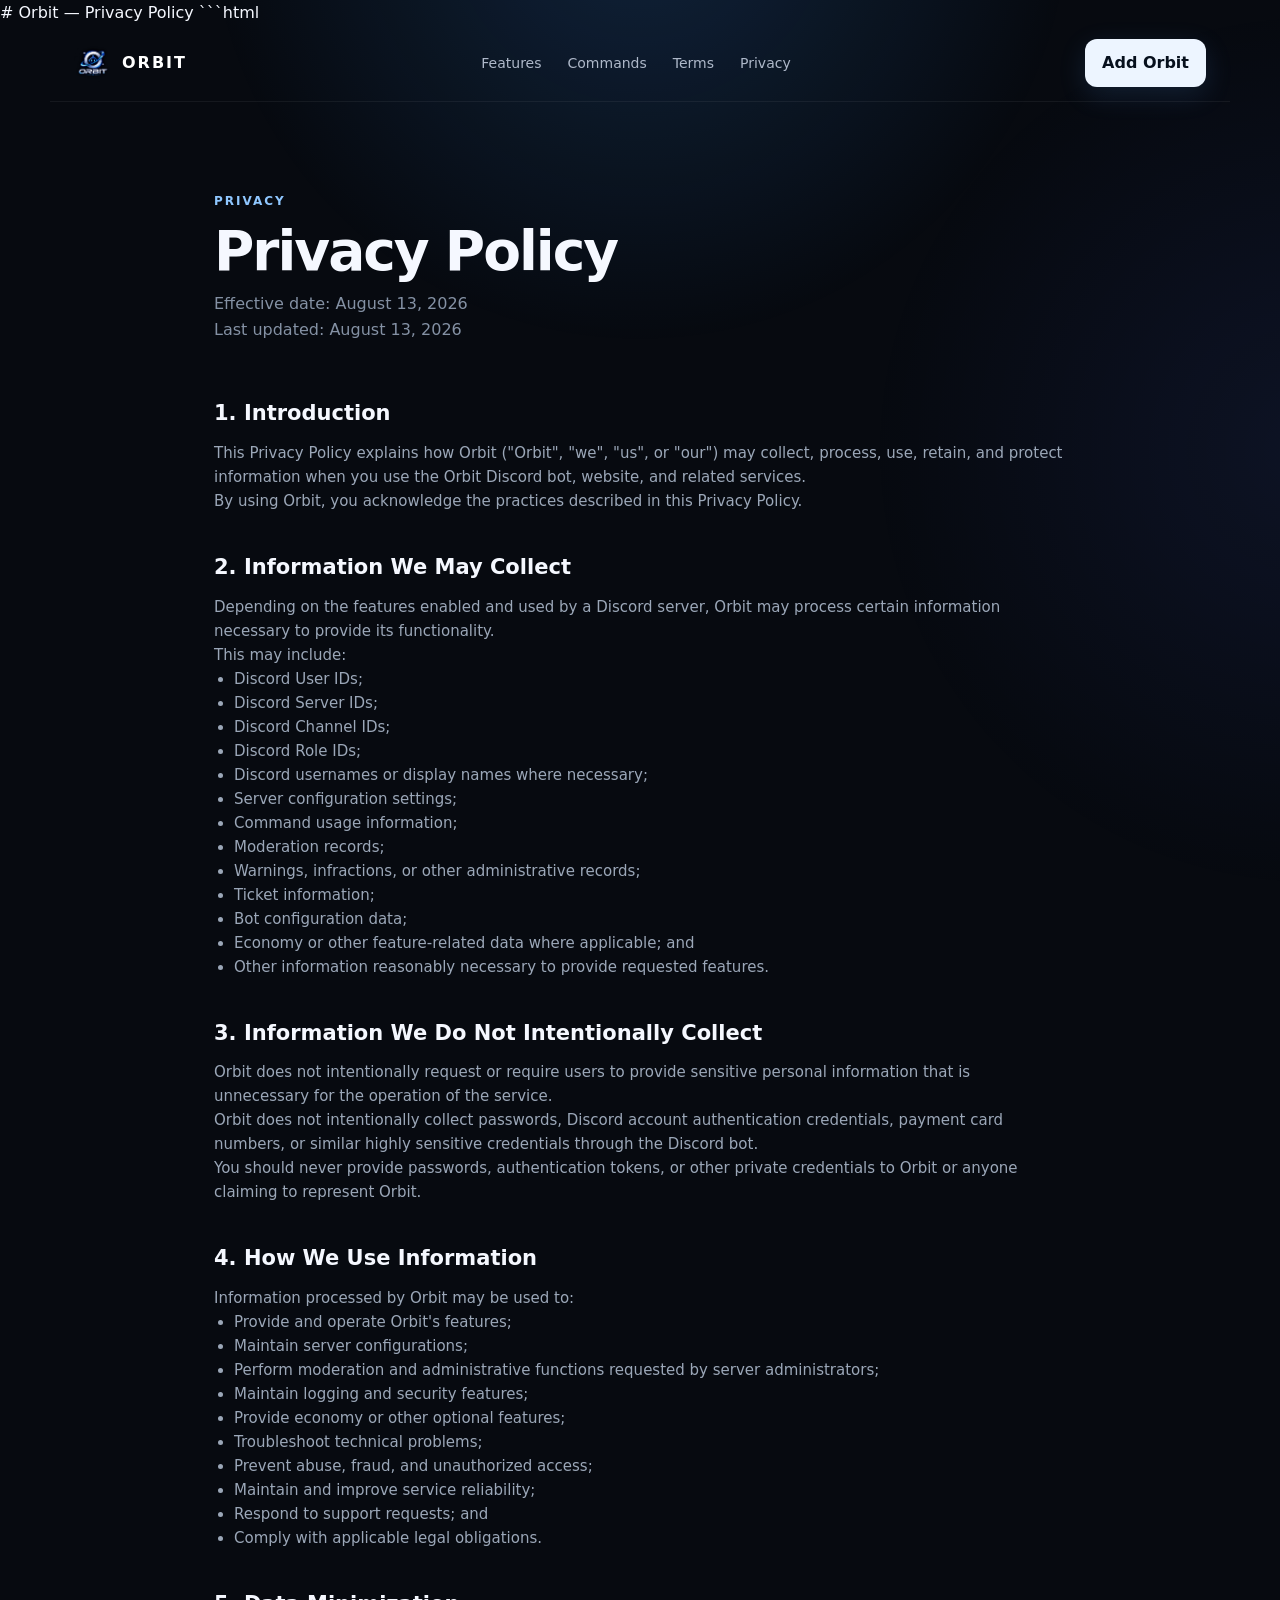
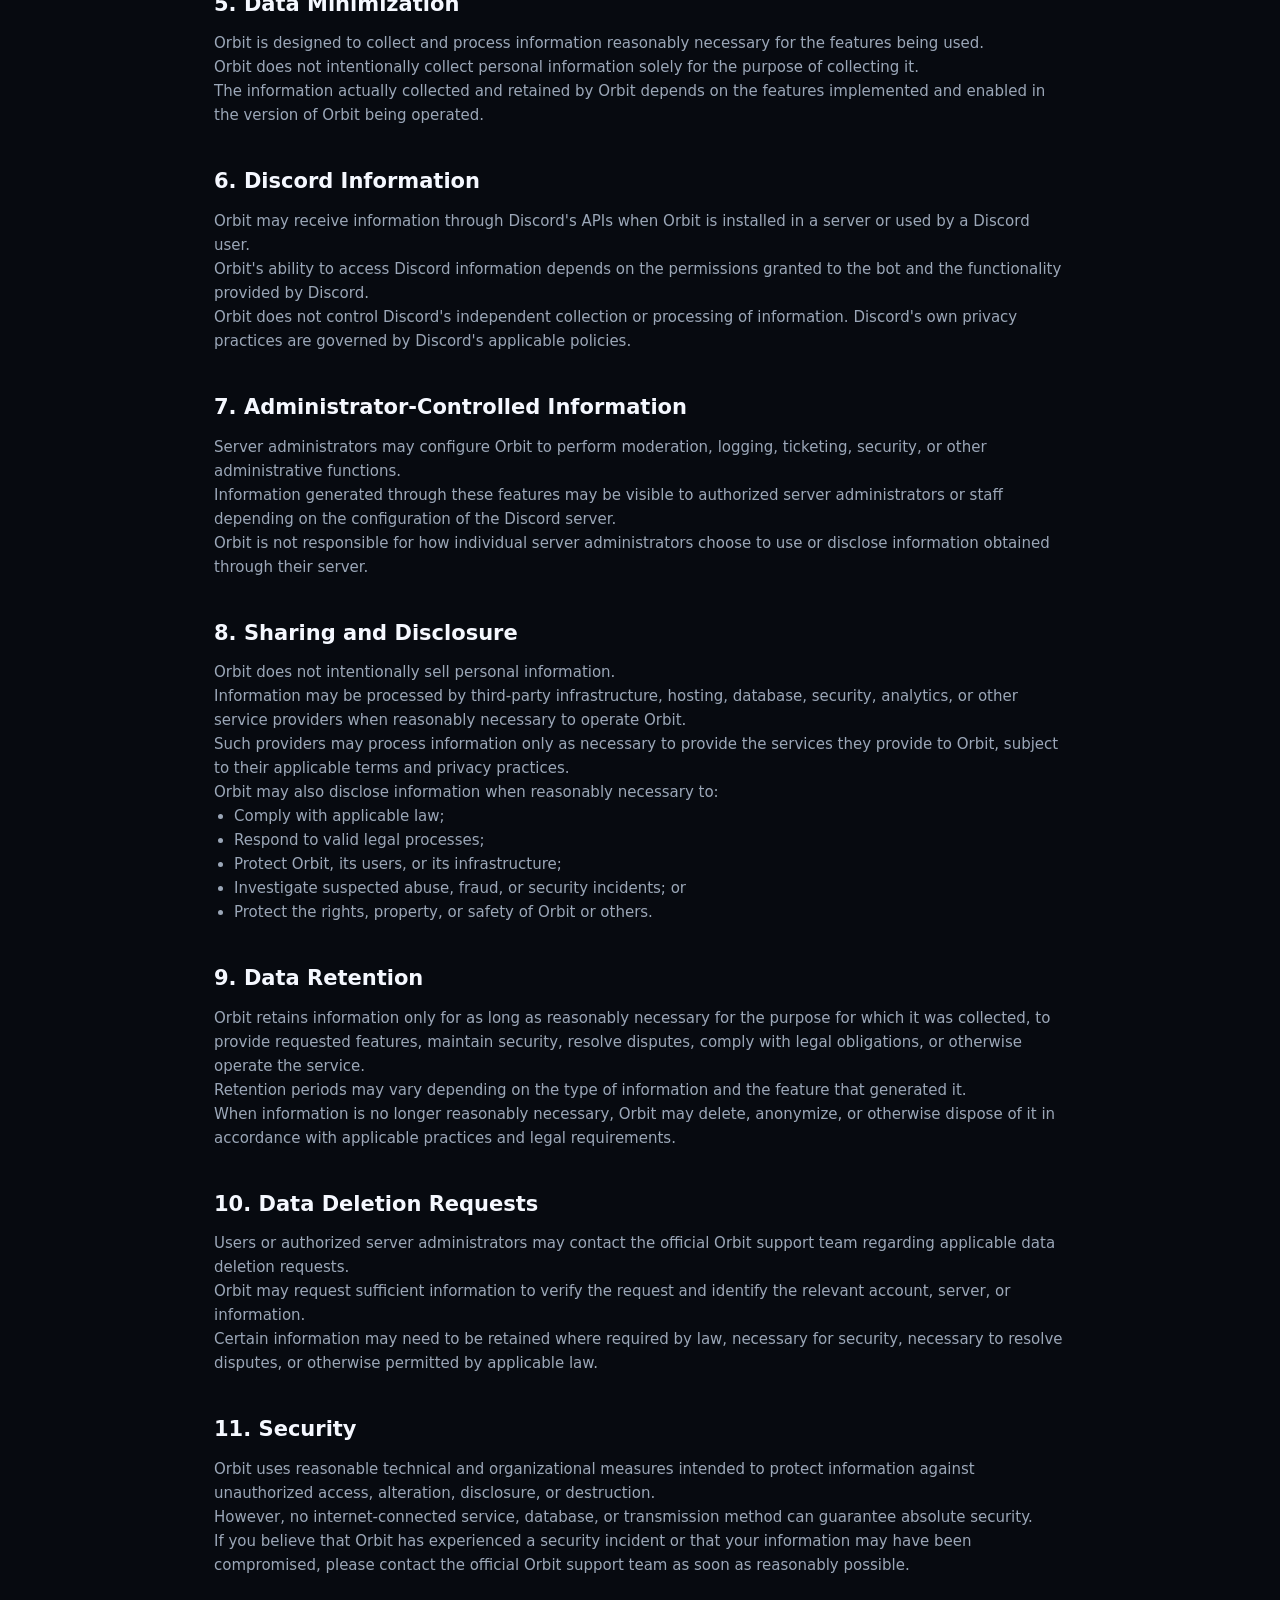
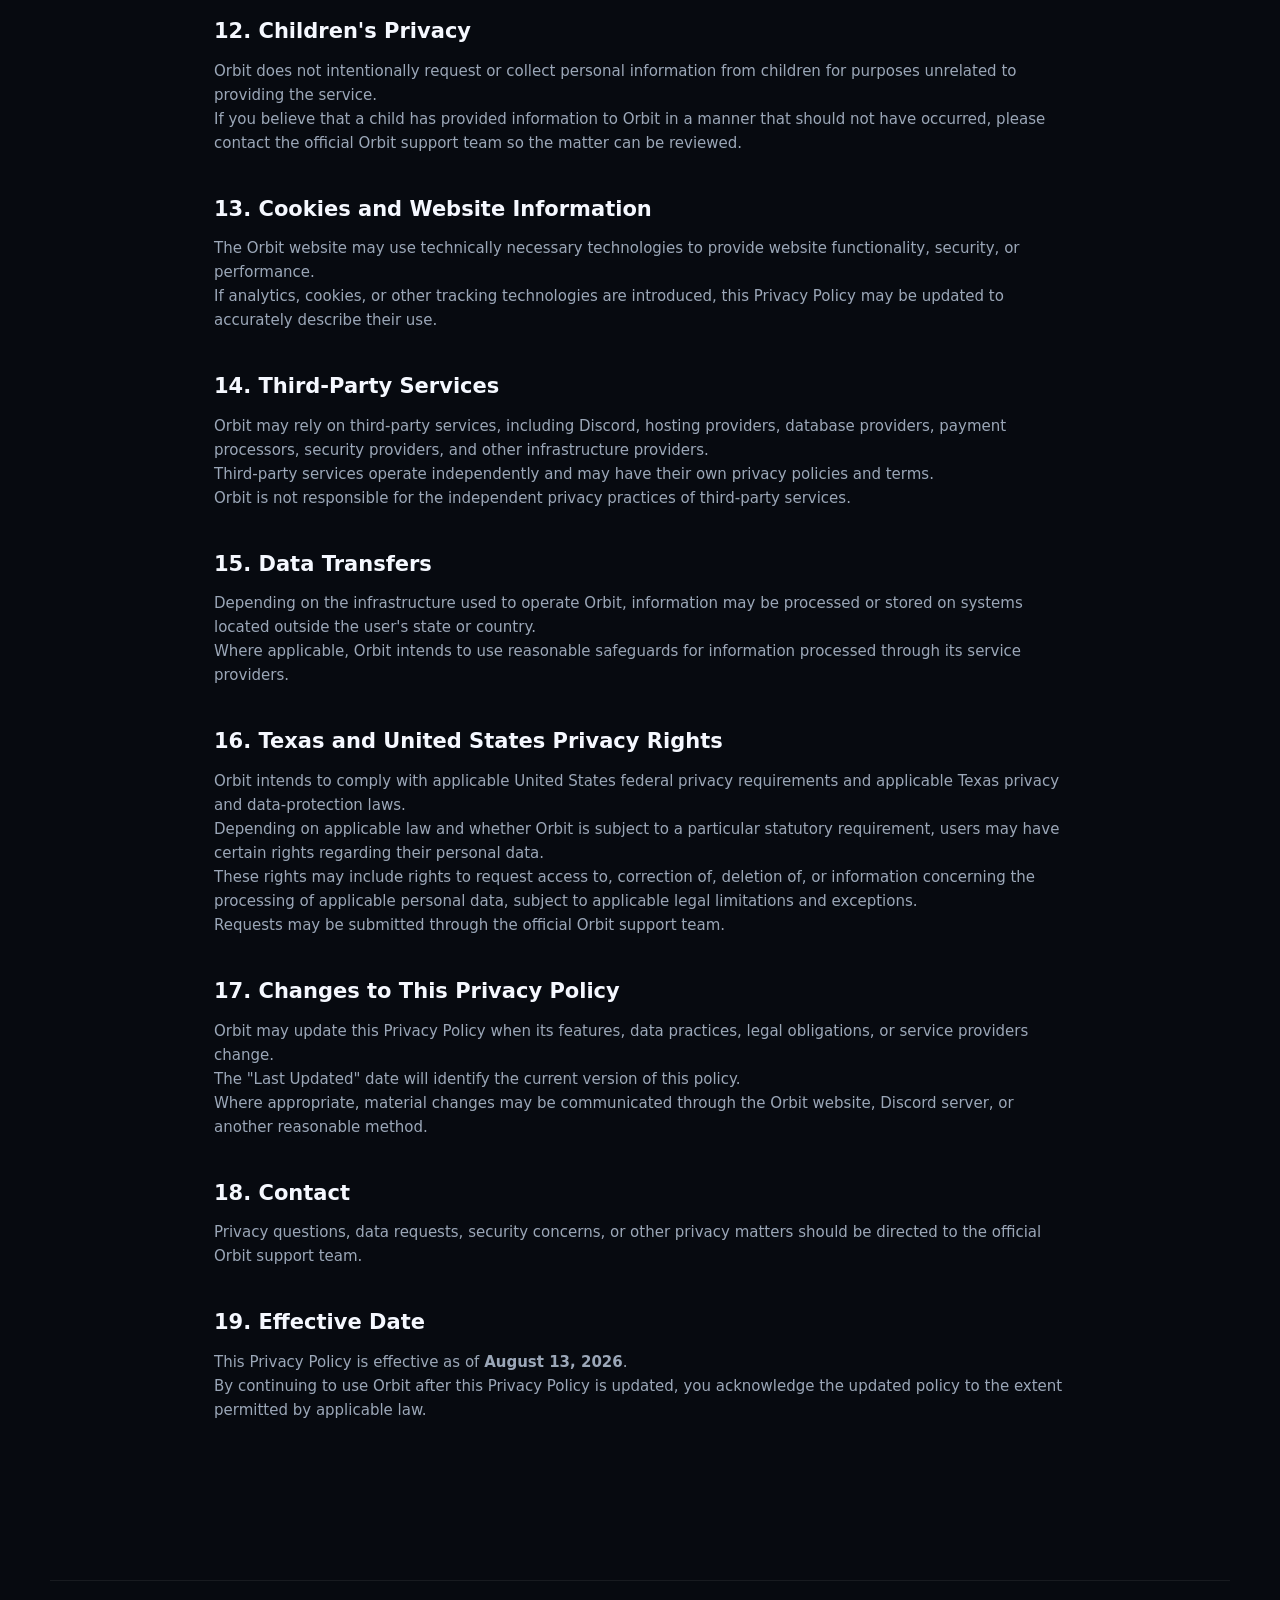
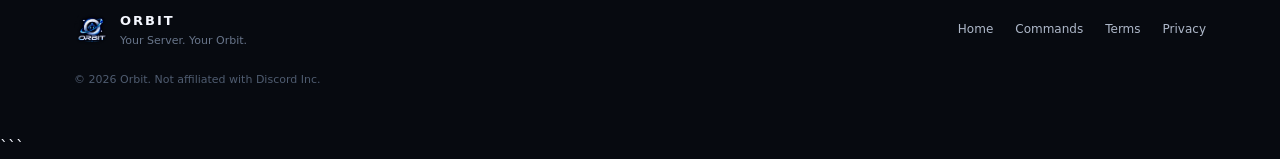
<file: privacy.html>
# Orbit — Privacy Policy

```html
<!DOCTYPE html>
<html lang="en">
<head>
  <meta charset="UTF-8">
  <meta name="viewport" content="width=device-width, initial-scale=1.0">
  <title>Privacy Policy — Orbit</title>
  <link rel="icon" href="assets/orbit-logo.png">
  <link rel="stylesheet" href="styles.css">
</head>

<body>
  <div class="background-glow"></div>

  <nav class="navbar">
    <a class="brand" href="index.html">
      <img src="assets/orbit-logo.png" alt="Orbit Logo">
      <span>ORBIT</span>
    </a>

    <div class="nav-links">
      <a href="index.html#features">Features</a>
      <a href="commands.html">Commands</a>
      <a href="terms.html">Terms</a>
      <a href="privacy.html">Privacy</a>
    </div>

    <a class="nav-button" href="index.html#invite">Add Orbit</a>
  </nav>

  <main class="legal-page">

    <div class="eyebrow">PRIVACY</div>

    <h1>Privacy Policy</h1>

    <p class="lead">
      Effective date: August 13, 2026<br>
      Last updated: August 13, 2026
    </p>

    <section class="legal-section">
      <h2>1. Introduction</h2>

      <p>
        This Privacy Policy explains how Orbit ("Orbit", "we", "us", or "our")
        may collect, process, use, retain, and protect information when you use
        the Orbit Discord bot, website, and related services.
      </p>

      <p>
        By using Orbit, you acknowledge the practices described in this Privacy Policy.
      </p>
    </section>

    <section class="legal-section">
      <h2>2. Information We May Collect</h2>

      <p>
        Depending on the features enabled and used by a Discord server, Orbit may
        process certain information necessary to provide its functionality.
      </p>

      <p>This may include:</p>

      <ul>
        <li>Discord User IDs;</li>
        <li>Discord Server IDs;</li>
        <li>Discord Channel IDs;</li>
        <li>Discord Role IDs;</li>
        <li>Discord usernames or display names where necessary;</li>
        <li>Server configuration settings;</li>
        <li>Command usage information;</li>
        <li>Moderation records;</li>
        <li>Warnings, infractions, or other administrative records;</li>
        <li>Ticket information;</li>
        <li>Bot configuration data;</li>
        <li>Economy or other feature-related data where applicable; and</li>
        <li>Other information reasonably necessary to provide requested features.</li>
      </ul>
    </section>

    <section class="legal-section">
      <h2>3. Information We Do Not Intentionally Collect</h2>

      <p>
        Orbit does not intentionally request or require users to provide sensitive
        personal information that is unnecessary for the operation of the service.
      </p>

      <p>
        Orbit does not intentionally collect passwords, Discord account authentication
        credentials, payment card numbers, or similar highly sensitive credentials
        through the Discord bot.
      </p>

      <p>
        You should never provide passwords, authentication tokens, or other private
        credentials to Orbit or anyone claiming to represent Orbit.
      </p>
    </section>

    <section class="legal-section">
      <h2>4. How We Use Information</h2>

      <p>
        Information processed by Orbit may be used to:
      </p>

      <ul>
        <li>Provide and operate Orbit's features;</li>
        <li>Maintain server configurations;</li>
        <li>Perform moderation and administrative functions requested by server administrators;</li>
        <li>Maintain logging and security features;</li>
        <li>Provide economy or other optional features;</li>
        <li>Troubleshoot technical problems;</li>
        <li>Prevent abuse, fraud, and unauthorized access;</li>
        <li>Maintain and improve service reliability;</li>
        <li>Respond to support requests; and</li>
        <li>Comply with applicable legal obligations.</li>
      </ul>
    </section>

    <section class="legal-section">
      <h2>5. Data Minimization</h2>

      <p>
        Orbit is designed to collect and process information reasonably necessary
        for the features being used.
      </p>

      <p>
        Orbit does not intentionally collect personal information solely for the
        purpose of collecting it.
      </p>

      <p>
        The information actually collected and retained by Orbit depends on the
        features implemented and enabled in the version of Orbit being operated.
      </p>
    </section>

    <section class="legal-section">
      <h2>6. Discord Information</h2>

      <p>
        Orbit may receive information through Discord's APIs when Orbit is installed
        in a server or used by a Discord user.
      </p>

      <p>
        Orbit's ability to access Discord information depends on the permissions
        granted to the bot and the functionality provided by Discord.
      </p>

      <p>
        Orbit does not control Discord's independent collection or processing of
        information. Discord's own privacy practices are governed by Discord's
        applicable policies.
      </p>
    </section>

    <section class="legal-section">
      <h2>7. Administrator-Controlled Information</h2>

      <p>
        Server administrators may configure Orbit to perform moderation, logging,
        ticketing, security, or other administrative functions.
      </p>

      <p>
        Information generated through these features may be visible to authorized
        server administrators or staff depending on the configuration of the
        Discord server.
      </p>

      <p>
        Orbit is not responsible for how individual server administrators choose
        to use or disclose information obtained through their server.
      </p>
    </section>

    <section class="legal-section">
      <h2>8. Sharing and Disclosure</h2>

      <p>
        Orbit does not intentionally sell personal information.
      </p>

      <p>
        Information may be processed by third-party infrastructure, hosting,
        database, security, analytics, or other service providers when reasonably
        necessary to operate Orbit.
      </p>

      <p>
        Such providers may process information only as necessary to provide the
        services they provide to Orbit, subject to their applicable terms and
        privacy practices.
      </p>

      <p>
        Orbit may also disclose information when reasonably necessary to:
      </p>

      <ul>
        <li>Comply with applicable law;</li>
        <li>Respond to valid legal processes;</li>
        <li>Protect Orbit, its users, or its infrastructure;</li>
        <li>Investigate suspected abuse, fraud, or security incidents; or</li>
        <li>Protect the rights, property, or safety of Orbit or others.</li>
      </ul>
    </section>

    <section class="legal-section">
      <h2>9. Data Retention</h2>

      <p>
        Orbit retains information only for as long as reasonably necessary for
        the purpose for which it was collected, to provide requested features,
        maintain security, resolve disputes, comply with legal obligations,
        or otherwise operate the service.
      </p>

      <p>
        Retention periods may vary depending on the type of information and the
        feature that generated it.
      </p>

      <p>
        When information is no longer reasonably necessary, Orbit may delete,
        anonymize, or otherwise dispose of it in accordance with applicable
        practices and legal requirements.
      </p>
    </section>

    <section class="legal-section">
      <h2>10. Data Deletion Requests</h2>

      <p>
        Users or authorized server administrators may contact the official Orbit
        support team regarding applicable data deletion requests.
      </p>

      <p>
        Orbit may request sufficient information to verify the request and identify
        the relevant account, server, or information.
      </p>

      <p>
        Certain information may need to be retained where required by law,
        necessary for security, necessary to resolve disputes, or otherwise
        permitted by applicable law.
      </p>
    </section>

    <section class="legal-section">
      <h2>11. Security</h2>

      <p>
        Orbit uses reasonable technical and organizational measures intended to
        protect information against unauthorized access, alteration, disclosure,
        or destruction.
      </p>

      <p>
        However, no internet-connected service, database, or transmission method
        can guarantee absolute security.
      </p>

      <p>
        If you believe that Orbit has experienced a security incident or that
        your information may have been compromised, please contact the official
        Orbit support team as soon as reasonably possible.
      </p>
    </section>

    <section class="legal-section">
      <h2>12. Children's Privacy</h2>

      <p>
        Orbit does not intentionally request or collect personal information from
        children for purposes unrelated to providing the service.
      </p>

      <p>
        If you believe that a child has provided information to Orbit in a manner
        that should not have occurred, please contact the official Orbit support
        team so the matter can be reviewed.
      </p>
    </section>

    <section class="legal-section">
      <h2>13. Cookies and Website Information</h2>

      <p>
        The Orbit website may use technically necessary technologies to provide
        website functionality, security, or performance.
      </p>

      <p>
        If analytics, cookies, or other tracking technologies are introduced,
        this Privacy Policy may be updated to accurately describe their use.
      </p>
    </section>

    <section class="legal-section">
      <h2>14. Third-Party Services</h2>

      <p>
        Orbit may rely on third-party services, including Discord, hosting
        providers, database providers, payment processors, security providers,
        and other infrastructure providers.
      </p>

      <p>
        Third-party services operate independently and may have their own privacy
        policies and terms.
      </p>

      <p>
        Orbit is not responsible for the independent privacy practices of
        third-party services.
      </p>
    </section>

    <section class="legal-section">
      <h2>15. Data Transfers</h2>

      <p>
        Depending on the infrastructure used to operate Orbit, information may
        be processed or stored on systems located outside the user's state or
        country.
      </p>

      <p>
        Where applicable, Orbit intends to use reasonable safeguards for information
        processed through its service providers.
      </p>
    </section>

    <section class="legal-section">
      <h2>16. Texas and United States Privacy Rights</h2>

      <p>
        Orbit intends to comply with applicable United States federal privacy
        requirements and applicable Texas privacy and data-protection laws.
      </p>

      <p>
        Depending on applicable law and whether Orbit is subject to a particular
        statutory requirement, users may have certain rights regarding their
        personal data.
      </p>

      <p>
        These rights may include rights to request access to, correction of,
        deletion of, or information concerning the processing of applicable
        personal data, subject to applicable legal limitations and exceptions.
      </p>

      <p>
        Requests may be submitted through the official Orbit support team.
      </p>
    </section>

    <section class="legal-section">
      <h2>17. Changes to This Privacy Policy</h2>

      <p>
        Orbit may update this Privacy Policy when its features, data practices,
        legal obligations, or service providers change.
      </p>

      <p>
        The "Last Updated" date will identify the current version of this policy.
      </p>

      <p>
        Where appropriate, material changes may be communicated through the Orbit
        website, Discord server, or another reasonable method.
      </p>
    </section>

    <section class="legal-section">
      <h2>18. Contact</h2>

      <p>
        Privacy questions, data requests, security concerns, or other privacy
        matters should be directed to the official Orbit support team.
      </p>
    </section>

    <section class="legal-section">
      <h2>19. Effective Date</h2>

      <p>
        This Privacy Policy is effective as of <strong>August 13, 2026</strong>.
      </p>

      <p>
        By continuing to use Orbit after this Privacy Policy is updated, you
        acknowledge the updated policy to the extent permitted by applicable law.
      </p>
    </section>

  </main>

  <footer>
    <div class="footer-brand">
      <img src="assets/orbit-logo.png" alt="Orbit Logo">

      <div>
        <strong>ORBIT</strong>
        <span>Your Server. Your Orbit.</span>
      </div>
    </div>

    <div class="footer-links">
      <a href="index.html">Home</a>
      <a href="commands.html">Commands</a>
      <a href="terms.html">Terms</a>
      <a href="privacy.html">Privacy</a>
    </div>

    <p>© 2026 Orbit. Not affiliated with Discord Inc.</p>
  </footer>

</body>
</html>
```
</file>
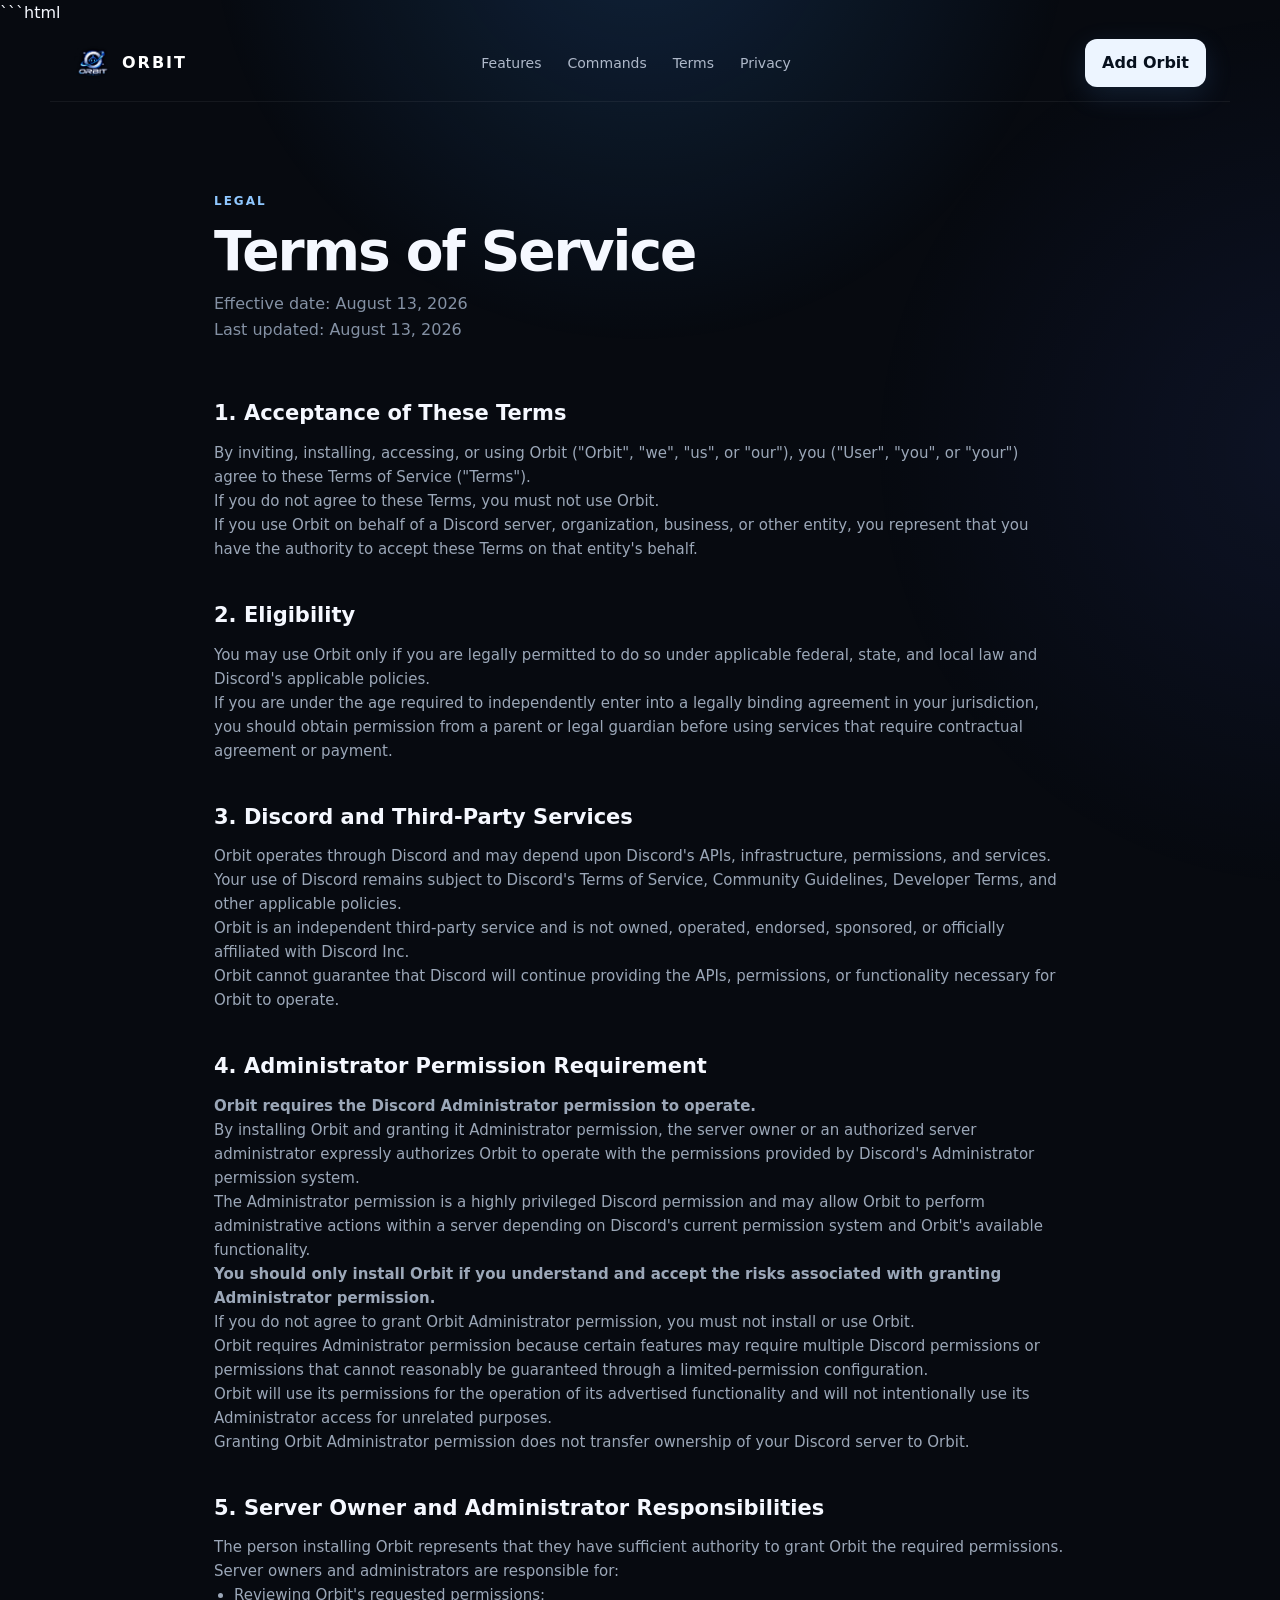
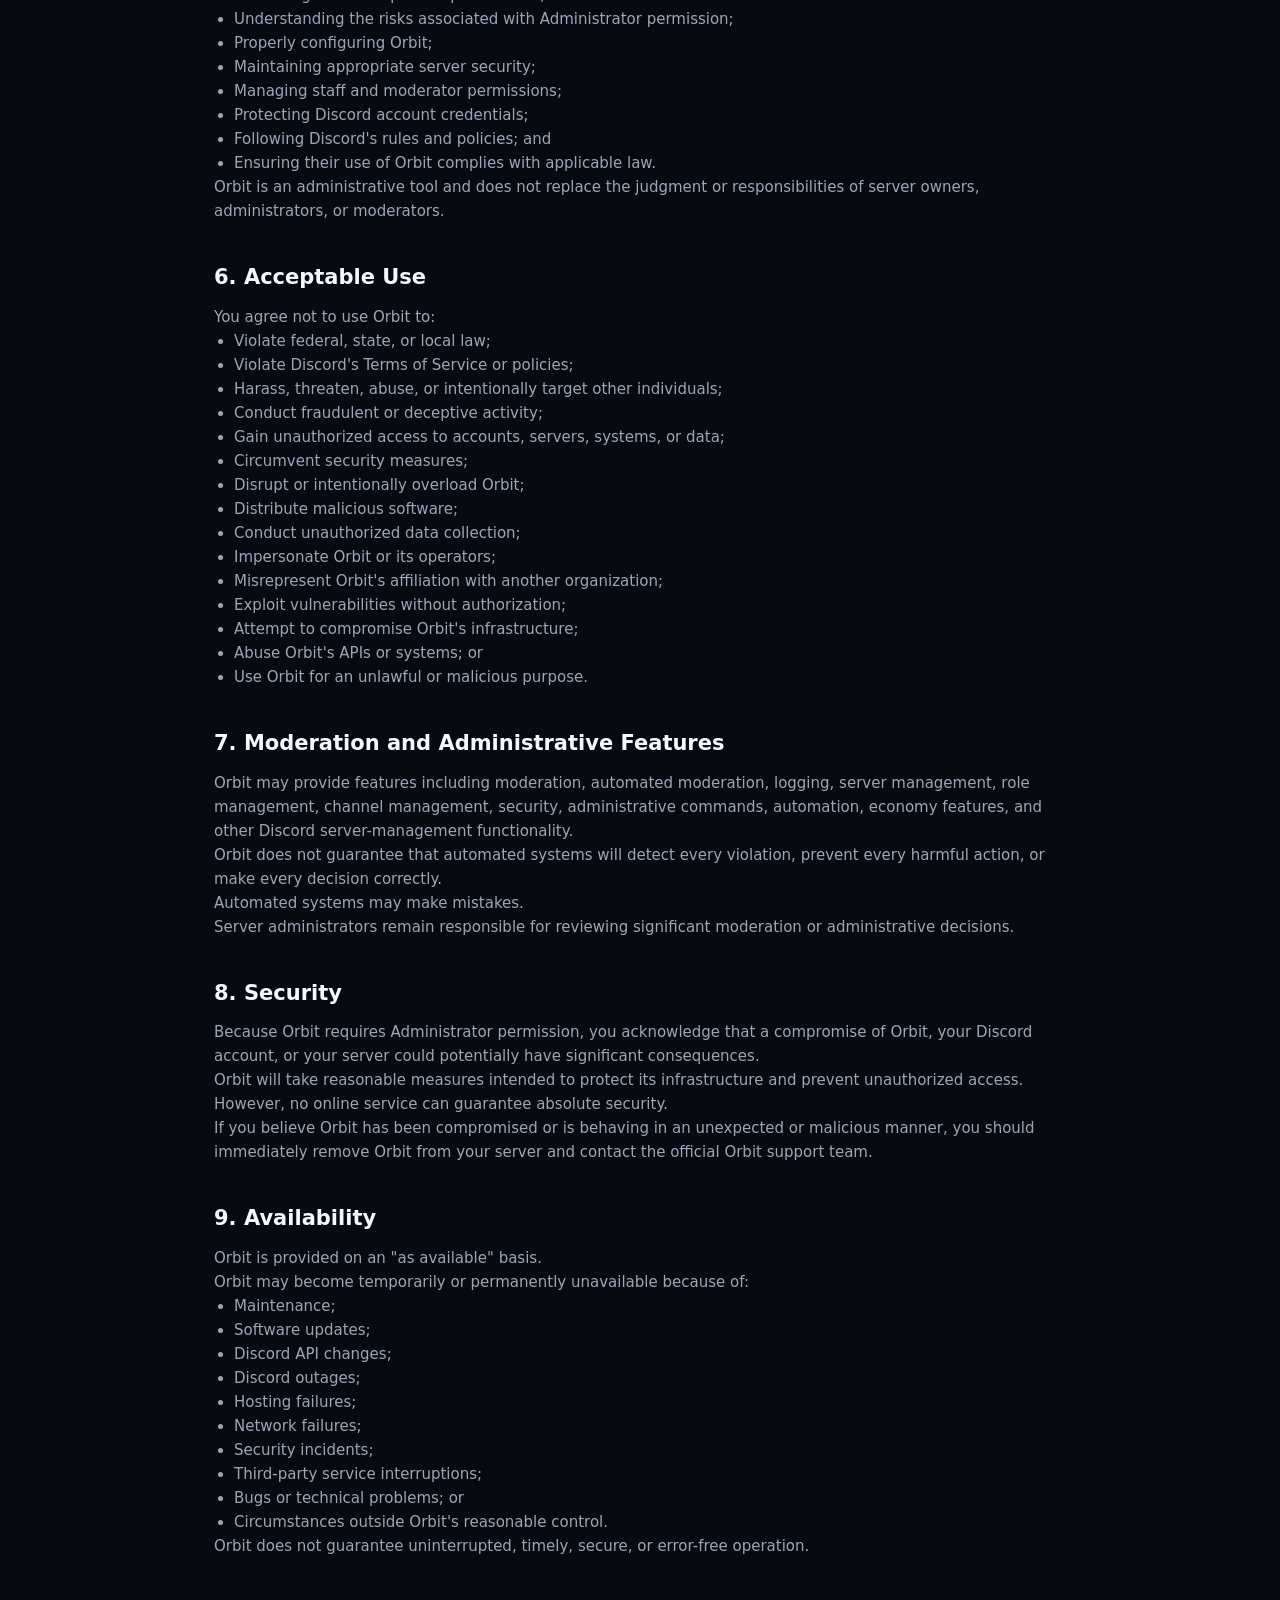
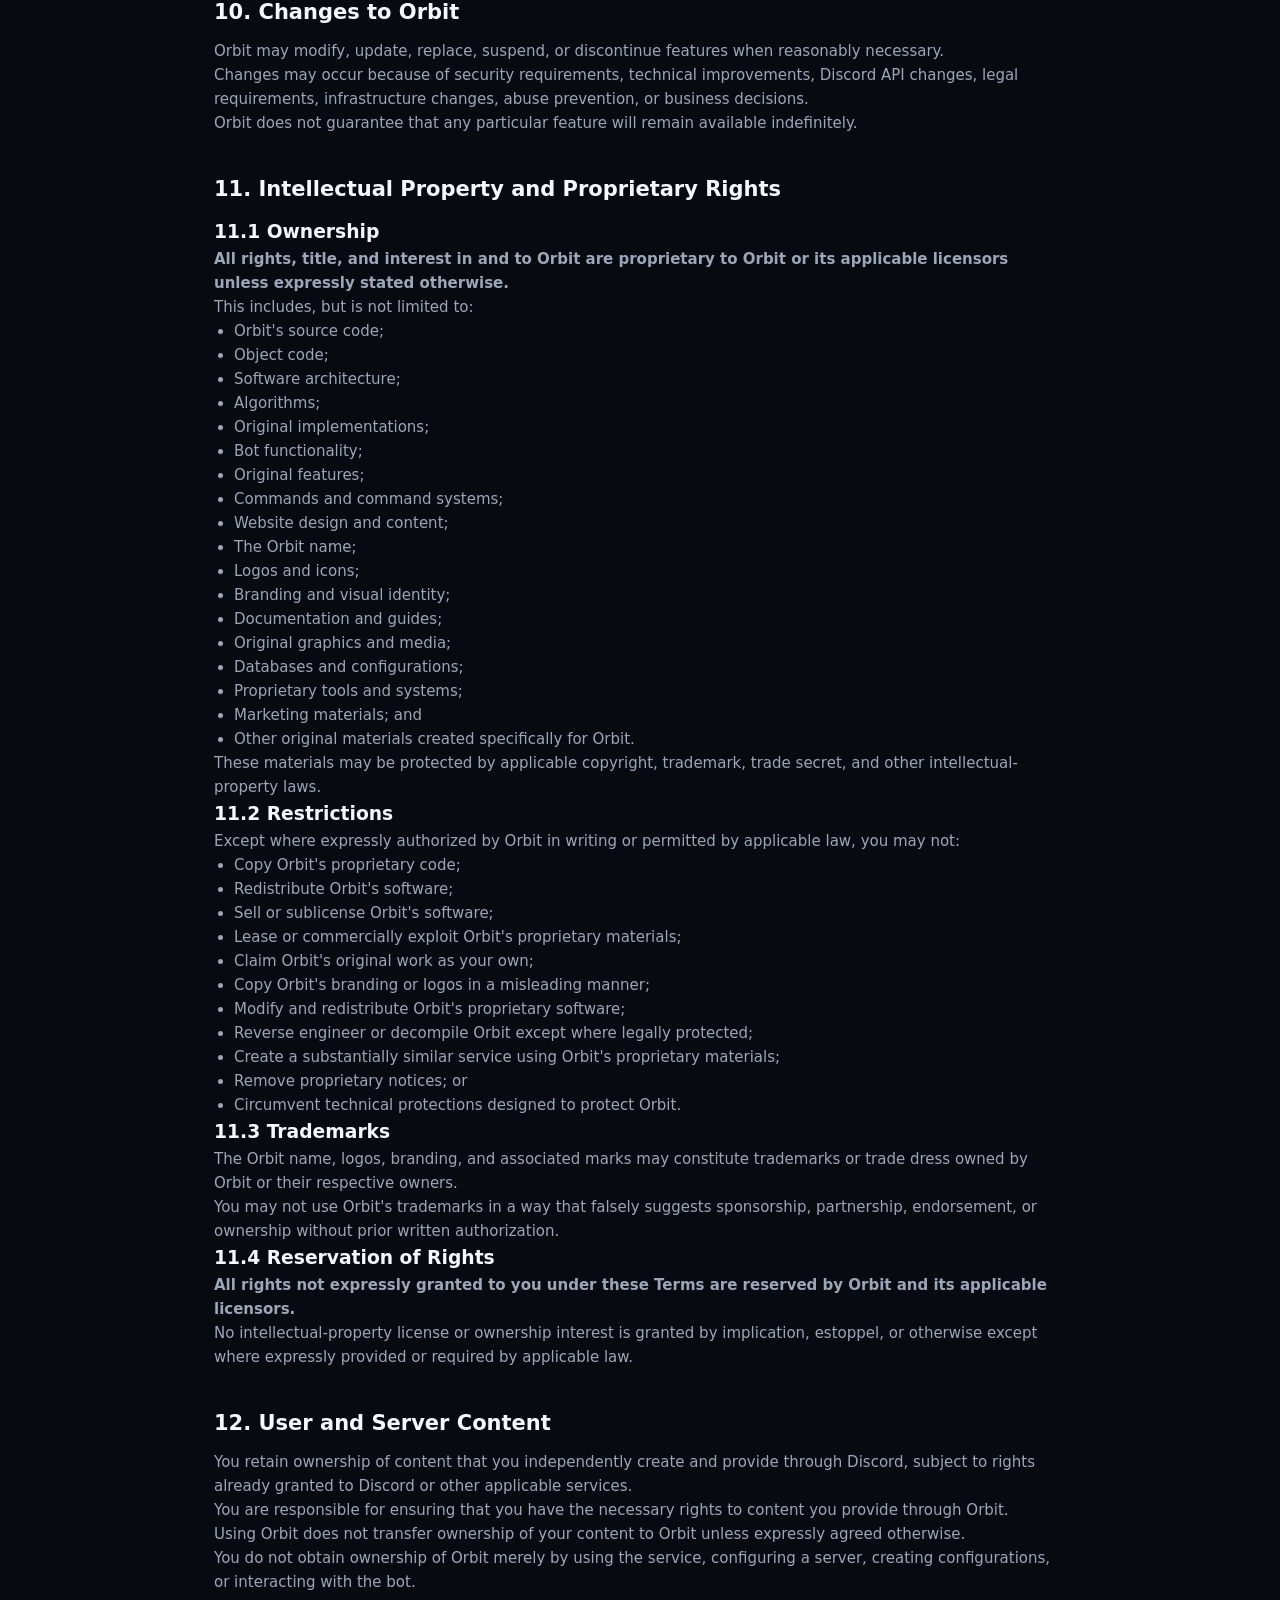
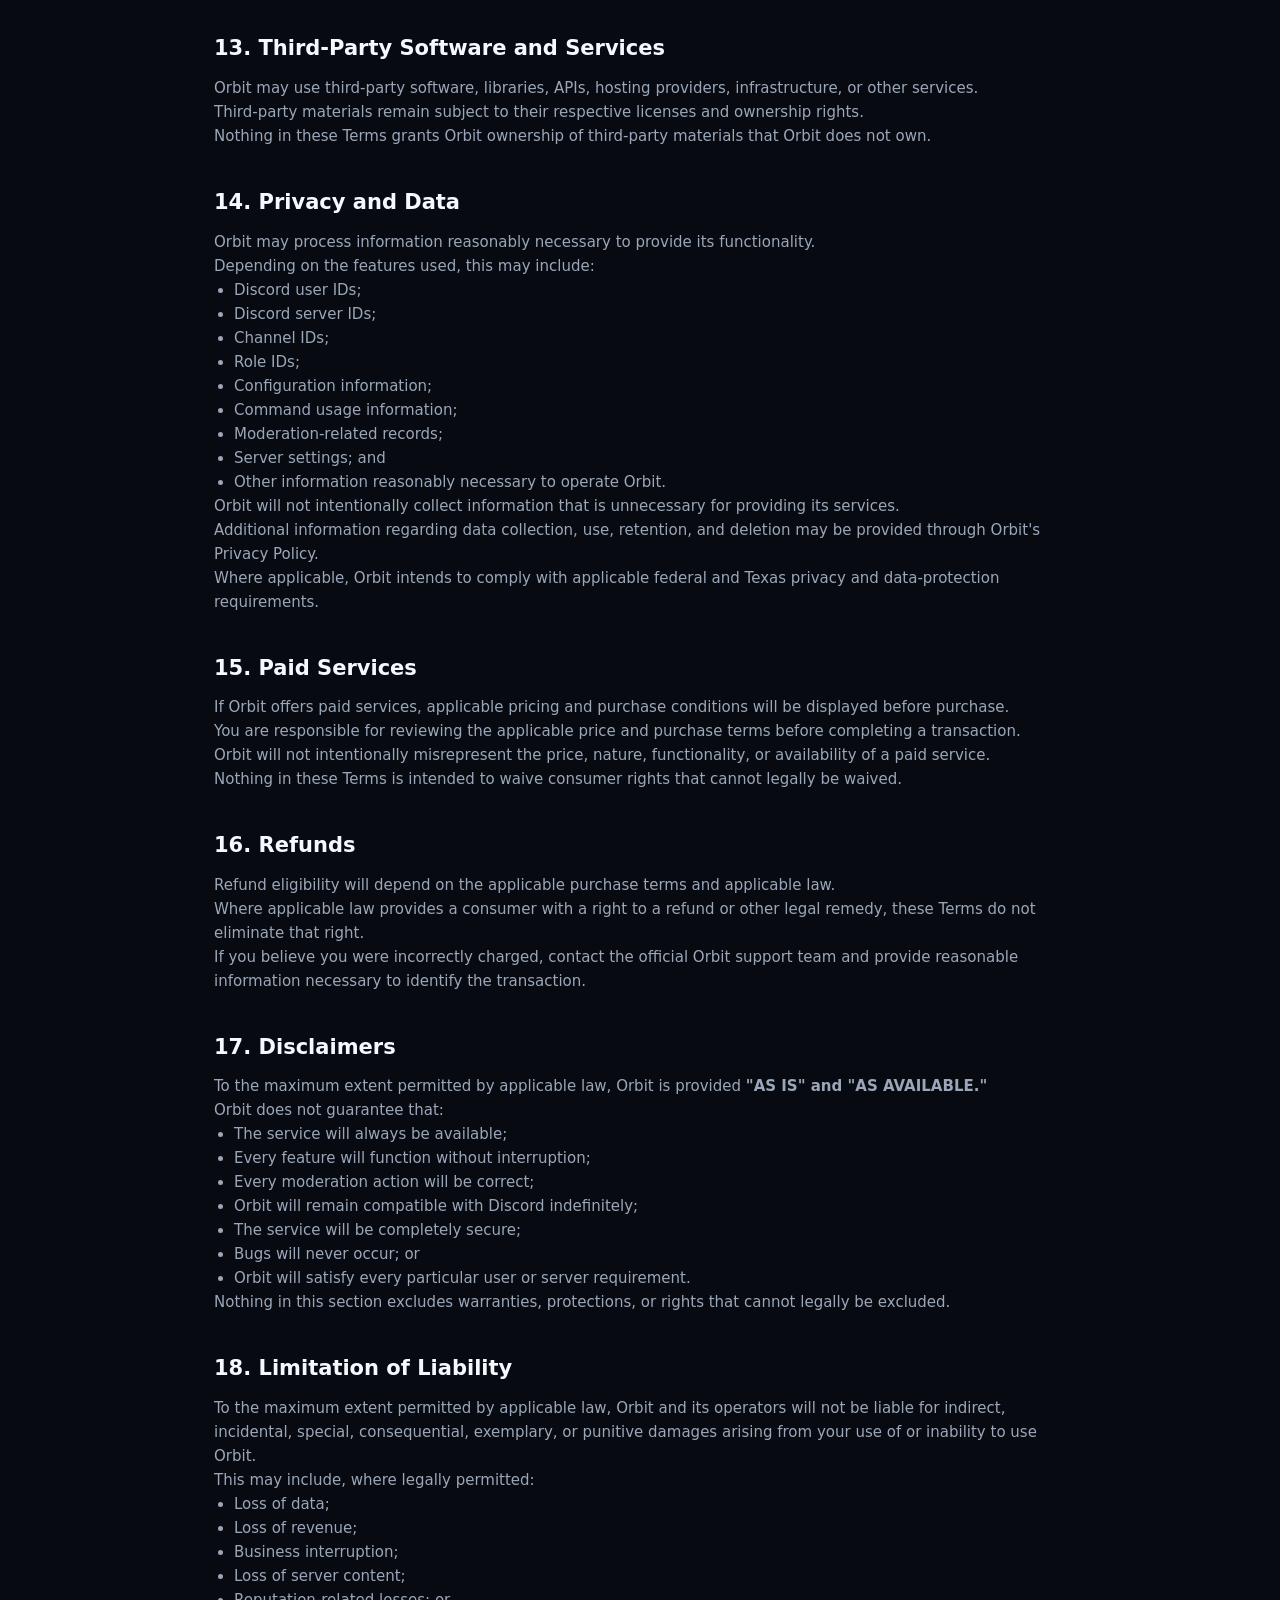
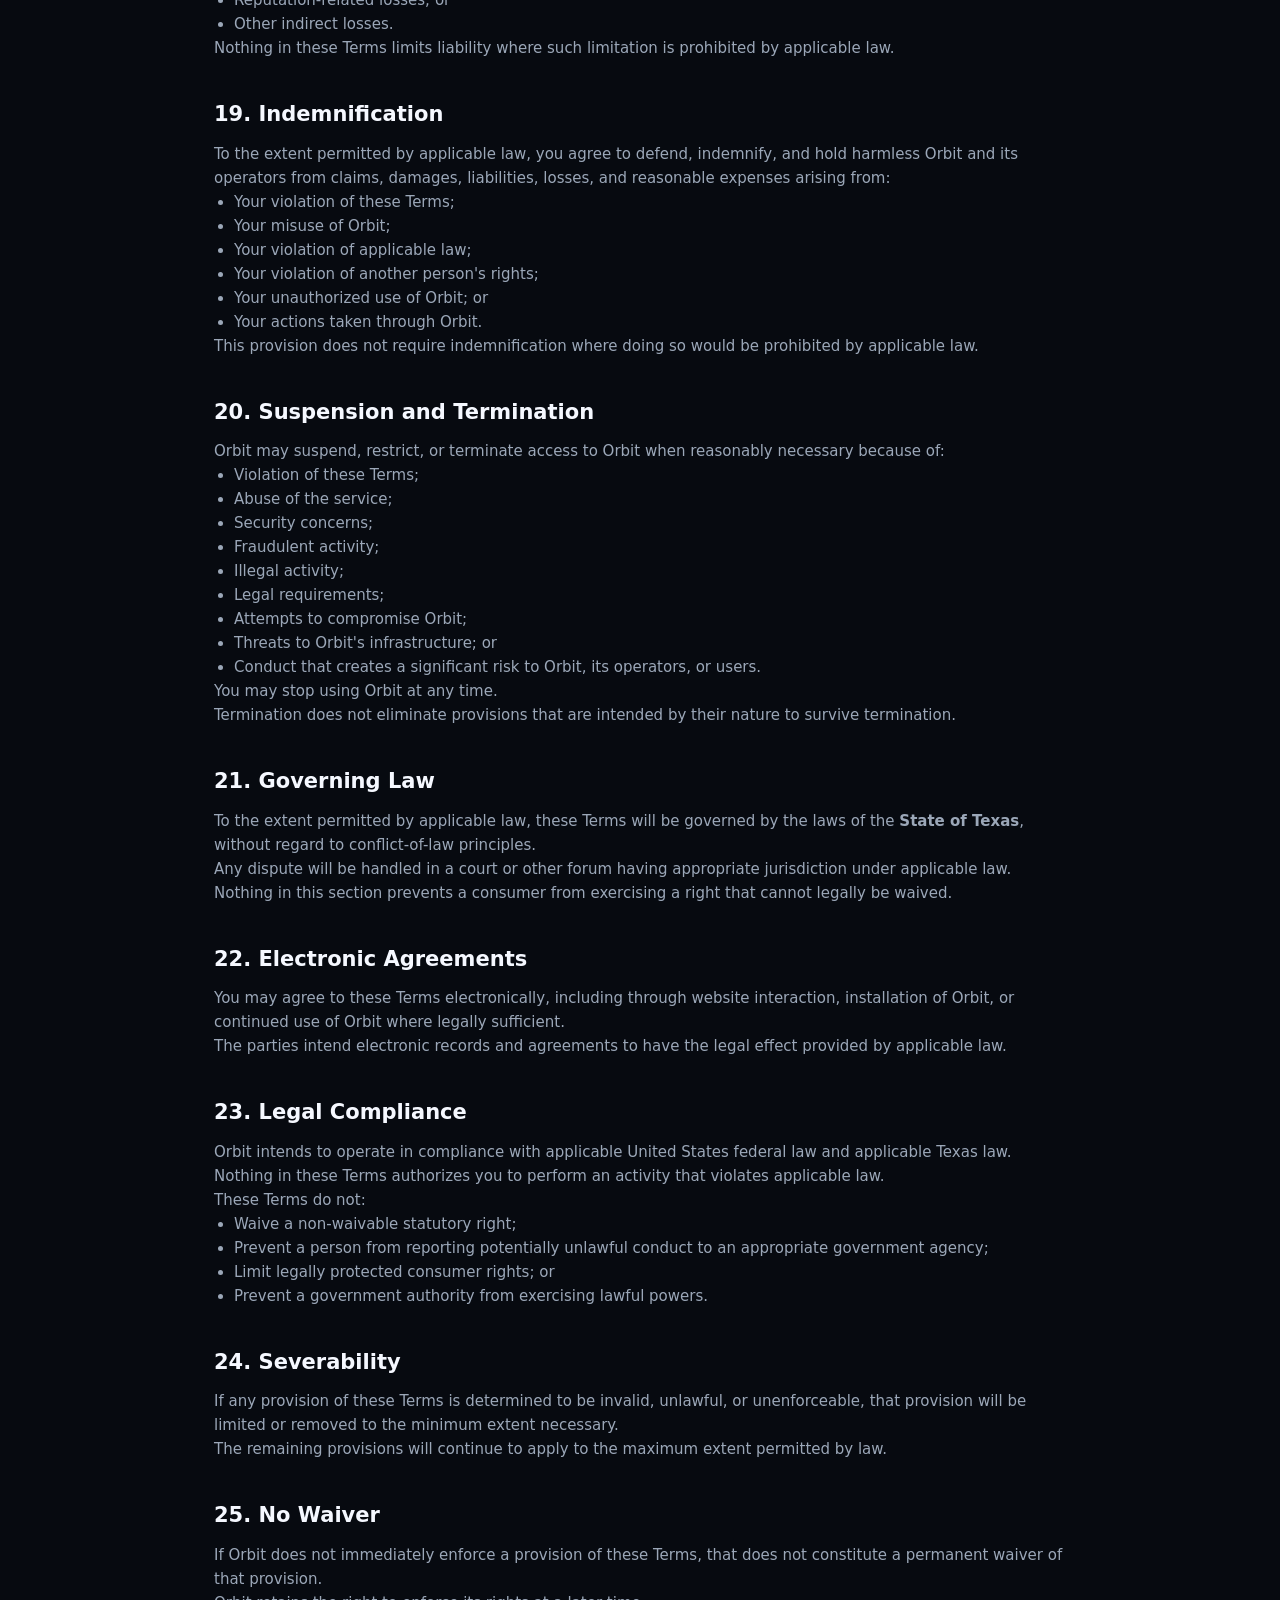
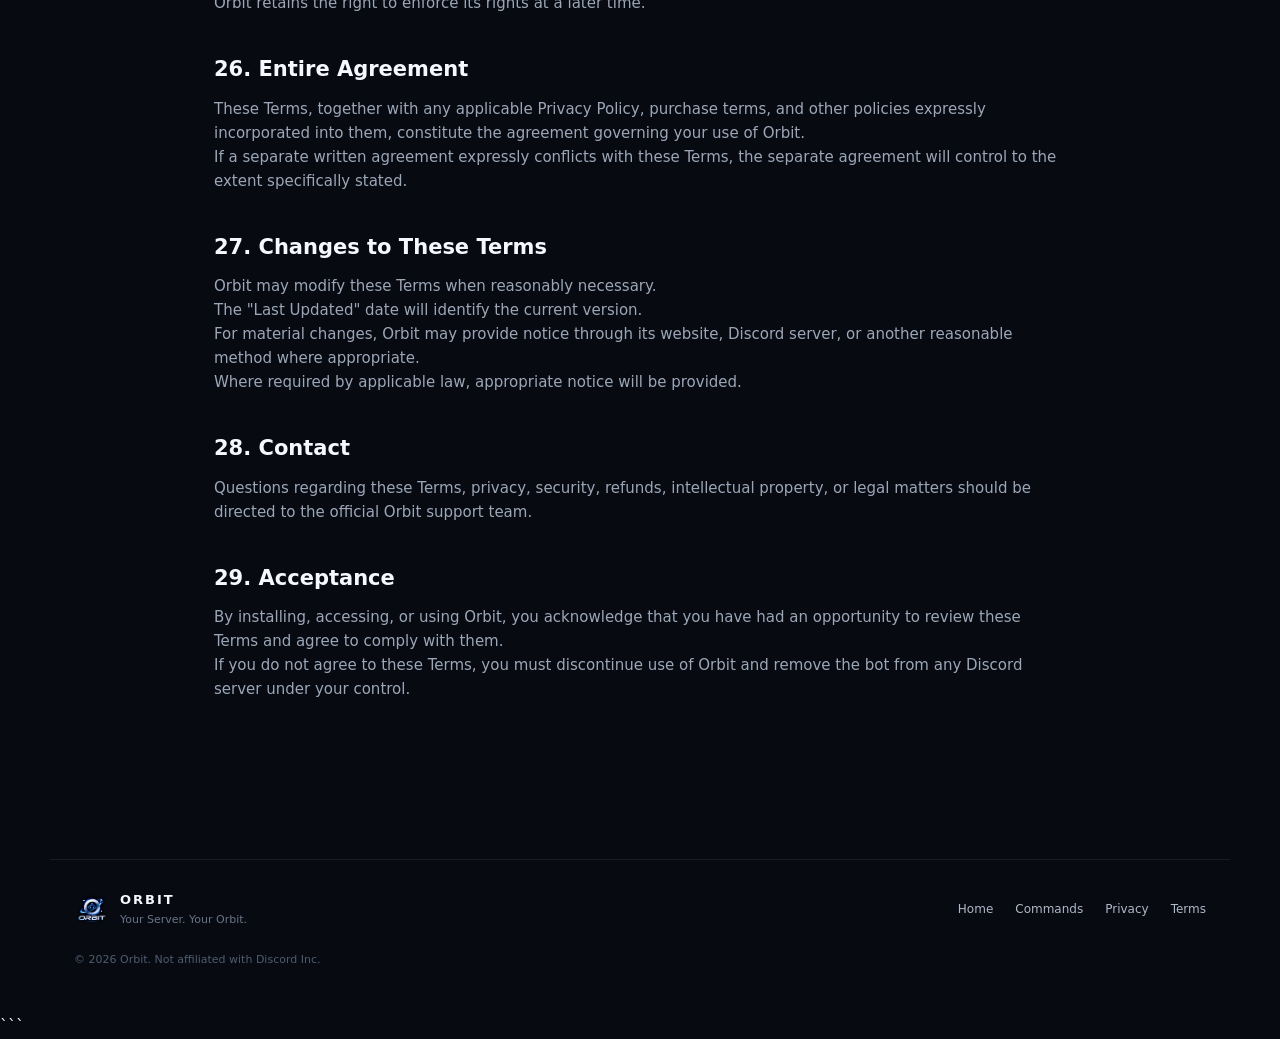
<file: terms.html>
```html
<!DOCTYPE html>
<html lang="en">
<head>
  <meta charset="UTF-8">
  <meta name="viewport" content="width=device-width, initial-scale=1.0">
  <title>Terms of Service — Orbit</title>
  <link rel="icon" href="assets/orbit-logo.png">
  <link rel="stylesheet" href="styles.css">
</head>

<body>
  <div class="background-glow"></div>

  <nav class="navbar">
    <a class="brand" href="index.html">
      <img src="assets/orbit-logo.png" alt="Orbit Logo">
      <span>ORBIT</span>
    </a>

    <div class="nav-links">
      <a href="index.html#features">Features</a>
      <a href="commands.html">Commands</a>
      <a href="terms.html">Terms</a>
      <a href="privacy.html">Privacy</a>
    </div>

    <a class="nav-button" href="index.html#invite">Add Orbit</a>
  </nav>

  <main class="legal-page">

    <div class="eyebrow">LEGAL</div>

    <h1>Terms of Service</h1>

    <p class="lead">
      Effective date: August 13, 2026<br>
      Last updated: August 13, 2026
    </p>

    <section class="legal-section">
      <h2>1. Acceptance of These Terms</h2>

      <p>
        By inviting, installing, accessing, or using Orbit ("Orbit", "we", "us", or "our"),
        you ("User", "you", or "your") agree to these Terms of Service ("Terms").
      </p>

      <p>
        If you do not agree to these Terms, you must not use Orbit.
      </p>

      <p>
        If you use Orbit on behalf of a Discord server, organization, business, or other
        entity, you represent that you have the authority to accept these Terms on that
        entity's behalf.
      </p>
    </section>

    <section class="legal-section">
      <h2>2. Eligibility</h2>

      <p>
        You may use Orbit only if you are legally permitted to do so under applicable
        federal, state, and local law and Discord's applicable policies.
      </p>

      <p>
        If you are under the age required to independently enter into a legally binding
        agreement in your jurisdiction, you should obtain permission from a parent or
        legal guardian before using services that require contractual agreement or payment.
      </p>
    </section>

    <section class="legal-section">
      <h2>3. Discord and Third-Party Services</h2>

      <p>
        Orbit operates through Discord and may depend upon Discord's APIs, infrastructure,
        permissions, and services.
      </p>

      <p>
        Your use of Discord remains subject to Discord's Terms of Service, Community
        Guidelines, Developer Terms, and other applicable policies.
      </p>

      <p>
        Orbit is an independent third-party service and is not owned, operated, endorsed,
        sponsored, or officially affiliated with Discord Inc.
      </p>

      <p>
        Orbit cannot guarantee that Discord will continue providing the APIs, permissions,
        or functionality necessary for Orbit to operate.
      </p>
    </section>

    <section class="legal-section">
      <h2>4. Administrator Permission Requirement</h2>

      <p>
        <strong>Orbit requires the Discord Administrator permission to operate.</strong>
      </p>

      <p>
        By installing Orbit and granting it Administrator permission, the server owner
        or an authorized server administrator expressly authorizes Orbit to operate with
        the permissions provided by Discord's Administrator permission system.
      </p>

      <p>
        The Administrator permission is a highly privileged Discord permission and may
        allow Orbit to perform administrative actions within a server depending on
        Discord's current permission system and Orbit's available functionality.
      </p>

      <p>
        <strong>
          You should only install Orbit if you understand and accept the risks associated
          with granting Administrator permission.
        </strong>
      </p>

      <p>
        If you do not agree to grant Orbit Administrator permission, you must not install
        or use Orbit.
      </p>

      <p>
        Orbit requires Administrator permission because certain features may require
        multiple Discord permissions or permissions that cannot reasonably be guaranteed
        through a limited-permission configuration.
      </p>

      <p>
        Orbit will use its permissions for the operation of its advertised functionality
        and will not intentionally use its Administrator access for unrelated purposes.
      </p>

      <p>
        Granting Orbit Administrator permission does not transfer ownership of your
        Discord server to Orbit.
      </p>
    </section>

    <section class="legal-section">
      <h2>5. Server Owner and Administrator Responsibilities</h2>

      <p>
        The person installing Orbit represents that they have sufficient authority to
        grant Orbit the required permissions.
      </p>

      <p>Server owners and administrators are responsible for:</p>

      <ul>
        <li>Reviewing Orbit's requested permissions;</li>
        <li>Understanding the risks associated with Administrator permission;</li>
        <li>Properly configuring Orbit;</li>
        <li>Maintaining appropriate server security;</li>
        <li>Managing staff and moderator permissions;</li>
        <li>Protecting Discord account credentials;</li>
        <li>Following Discord's rules and policies; and</li>
        <li>Ensuring their use of Orbit complies with applicable law.</li>
      </ul>

      <p>
        Orbit is an administrative tool and does not replace the judgment or
        responsibilities of server owners, administrators, or moderators.
      </p>
    </section>

    <section class="legal-section">
      <h2>6. Acceptable Use</h2>

      <p>You agree not to use Orbit to:</p>

      <ul>
        <li>Violate federal, state, or local law;</li>
        <li>Violate Discord's Terms of Service or policies;</li>
        <li>Harass, threaten, abuse, or intentionally target other individuals;</li>
        <li>Conduct fraudulent or deceptive activity;</li>
        <li>Gain unauthorized access to accounts, servers, systems, or data;</li>
        <li>Circumvent security measures;</li>
        <li>Disrupt or intentionally overload Orbit;</li>
        <li>Distribute malicious software;</li>
        <li>Conduct unauthorized data collection;</li>
        <li>Impersonate Orbit or its operators;</li>
        <li>Misrepresent Orbit's affiliation with another organization;</li>
        <li>Exploit vulnerabilities without authorization;</li>
        <li>Attempt to compromise Orbit's infrastructure;</li>
        <li>Abuse Orbit's APIs or systems; or</li>
        <li>Use Orbit for an unlawful or malicious purpose.</li>
      </ul>
    </section>

    <section class="legal-section">
      <h2>7. Moderation and Administrative Features</h2>

      <p>
        Orbit may provide features including moderation, automated moderation,
        logging, server management, role management, channel management, security,
        administrative commands, automation, economy features, and other Discord
        server-management functionality.
      </p>

      <p>
        Orbit does not guarantee that automated systems will detect every violation,
        prevent every harmful action, or make every decision correctly.
      </p>

      <p>
        Automated systems may make mistakes.
      </p>

      <p>
        Server administrators remain responsible for reviewing significant moderation
        or administrative decisions.
      </p>
    </section>

    <section class="legal-section">
      <h2>8. Security</h2>

      <p>
        Because Orbit requires Administrator permission, you acknowledge that a compromise
        of Orbit, your Discord account, or your server could potentially have significant
        consequences.
      </p>

      <p>
        Orbit will take reasonable measures intended to protect its infrastructure and
        prevent unauthorized access. However, no online service can guarantee absolute
        security.
      </p>

      <p>
        If you believe Orbit has been compromised or is behaving in an unexpected or
        malicious manner, you should immediately remove Orbit from your server and
        contact the official Orbit support team.
      </p>
    </section>

    <section class="legal-section">
      <h2>9. Availability</h2>

      <p>
        Orbit is provided on an "as available" basis.
      </p>

      <p>Orbit may become temporarily or permanently unavailable because of:</p>

      <ul>
        <li>Maintenance;</li>
        <li>Software updates;</li>
        <li>Discord API changes;</li>
        <li>Discord outages;</li>
        <li>Hosting failures;</li>
        <li>Network failures;</li>
        <li>Security incidents;</li>
        <li>Third-party service interruptions;</li>
        <li>Bugs or technical problems; or</li>
        <li>Circumstances outside Orbit's reasonable control.</li>
      </ul>

      <p>
        Orbit does not guarantee uninterrupted, timely, secure, or error-free operation.
      </p>
    </section>

    <section class="legal-section">
      <h2>10. Changes to Orbit</h2>

      <p>
        Orbit may modify, update, replace, suspend, or discontinue features when
        reasonably necessary.
      </p>

      <p>
        Changes may occur because of security requirements, technical improvements,
        Discord API changes, legal requirements, infrastructure changes, abuse
        prevention, or business decisions.
      </p>

      <p>
        Orbit does not guarantee that any particular feature will remain available
        indefinitely.
      </p>
    </section>

    <section class="legal-section">
      <h2>11. Intellectual Property and Proprietary Rights</h2>

      <h3>11.1 Ownership</h3>

      <p>
        <strong>
          All rights, title, and interest in and to Orbit are proprietary to Orbit
          or its applicable licensors unless expressly stated otherwise.
        </strong>
      </p>

      <p>This includes, but is not limited to:</p>

      <ul>
        <li>Orbit's source code;</li>
        <li>Object code;</li>
        <li>Software architecture;</li>
        <li>Algorithms;</li>
        <li>Original implementations;</li>
        <li>Bot functionality;</li>
        <li>Original features;</li>
        <li>Commands and command systems;</li>
        <li>Website design and content;</li>
        <li>The Orbit name;</li>
        <li>Logos and icons;</li>
        <li>Branding and visual identity;</li>
        <li>Documentation and guides;</li>
        <li>Original graphics and media;</li>
        <li>Databases and configurations;</li>
        <li>Proprietary tools and systems;</li>
        <li>Marketing materials; and</li>
        <li>Other original materials created specifically for Orbit.</li>
      </ul>

      <p>
        These materials may be protected by applicable copyright, trademark, trade
        secret, and other intellectual-property laws.
      </p>

      <h3>11.2 Restrictions</h3>

      <p>
        Except where expressly authorized by Orbit in writing or permitted by
        applicable law, you may not:
      </p>

      <ul>
        <li>Copy Orbit's proprietary code;</li>
        <li>Redistribute Orbit's software;</li>
        <li>Sell or sublicense Orbit's software;</li>
        <li>Lease or commercially exploit Orbit's proprietary materials;</li>
        <li>Claim Orbit's original work as your own;</li>
        <li>Copy Orbit's branding or logos in a misleading manner;</li>
        <li>Modify and redistribute Orbit's proprietary software;</li>
        <li>Reverse engineer or decompile Orbit except where legally protected;</li>
        <li>Create a substantially similar service using Orbit's proprietary materials;</li>
        <li>Remove proprietary notices; or</li>
        <li>Circumvent technical protections designed to protect Orbit.</li>
      </ul>

      <h3>11.3 Trademarks</h3>

      <p>
        The Orbit name, logos, branding, and associated marks may constitute
        trademarks or trade dress owned by Orbit or their respective owners.
      </p>

      <p>
        You may not use Orbit's trademarks in a way that falsely suggests sponsorship,
        partnership, endorsement, or ownership without prior written authorization.
      </p>

      <h3>11.4 Reservation of Rights</h3>

      <p>
        <strong>
          All rights not expressly granted to you under these Terms are reserved
          by Orbit and its applicable licensors.
        </strong>
      </p>

      <p>
        No intellectual-property license or ownership interest is granted by implication,
        estoppel, or otherwise except where expressly provided or required by applicable law.
      </p>
    </section>

    <section class="legal-section">
      <h2>12. User and Server Content</h2>

      <p>
        You retain ownership of content that you independently create and provide
        through Discord, subject to rights already granted to Discord or other
        applicable services.
      </p>

      <p>
        You are responsible for ensuring that you have the necessary rights to
        content you provide through Orbit.
      </p>

      <p>
        Using Orbit does not transfer ownership of your content to Orbit unless
        expressly agreed otherwise.
      </p>

      <p>
        You do not obtain ownership of Orbit merely by using the service, configuring
        a server, creating configurations, or interacting with the bot.
      </p>
    </section>

    <section class="legal-section">
      <h2>13. Third-Party Software and Services</h2>

      <p>
        Orbit may use third-party software, libraries, APIs, hosting providers,
        infrastructure, or other services.
      </p>

      <p>
        Third-party materials remain subject to their respective licenses and
        ownership rights.
      </p>

      <p>
        Nothing in these Terms grants Orbit ownership of third-party materials
        that Orbit does not own.
      </p>
    </section>

    <section class="legal-section">
      <h2>14. Privacy and Data</h2>

      <p>
        Orbit may process information reasonably necessary to provide its functionality.
      </p>

      <p>Depending on the features used, this may include:</p>

      <ul>
        <li>Discord user IDs;</li>
        <li>Discord server IDs;</li>
        <li>Channel IDs;</li>
        <li>Role IDs;</li>
        <li>Configuration information;</li>
        <li>Command usage information;</li>
        <li>Moderation-related records;</li>
        <li>Server settings; and</li>
        <li>Other information reasonably necessary to operate Orbit.</li>
      </ul>

      <p>
        Orbit will not intentionally collect information that is unnecessary for
        providing its services.
      </p>

      <p>
        Additional information regarding data collection, use, retention, and deletion
        may be provided through Orbit's Privacy Policy.
      </p>

      <p>
        Where applicable, Orbit intends to comply with applicable federal and Texas
        privacy and data-protection requirements.
      </p>
    </section>

    <section class="legal-section">
      <h2>15. Paid Services</h2>

      <p>
        If Orbit offers paid services, applicable pricing and purchase conditions
        will be displayed before purchase.
      </p>

      <p>
        You are responsible for reviewing the applicable price and purchase terms
        before completing a transaction.
      </p>

      <p>
        Orbit will not intentionally misrepresent the price, nature, functionality,
        or availability of a paid service.
      </p>

      <p>
        Nothing in these Terms is intended to waive consumer rights that cannot
        legally be waived.
      </p>
    </section>

    <section class="legal-section">
      <h2>16. Refunds</h2>

      <p>
        Refund eligibility will depend on the applicable purchase terms and applicable law.
      </p>

      <p>
        Where applicable law provides a consumer with a right to a refund or other
        legal remedy, these Terms do not eliminate that right.
      </p>

      <p>
        If you believe you were incorrectly charged, contact the official Orbit
        support team and provide reasonable information necessary to identify
        the transaction.
      </p>
    </section>

    <section class="legal-section">
      <h2>17. Disclaimers</h2>

      <p>
        To the maximum extent permitted by applicable law, Orbit is provided
        <strong>"AS IS" and "AS AVAILABLE."</strong>
      </p>

      <p>Orbit does not guarantee that:</p>

      <ul>
        <li>The service will always be available;</li>
        <li>Every feature will function without interruption;</li>
        <li>Every moderation action will be correct;</li>
        <li>Orbit will remain compatible with Discord indefinitely;</li>
        <li>The service will be completely secure;</li>
        <li>Bugs will never occur; or</li>
        <li>Orbit will satisfy every particular user or server requirement.</li>
      </ul>

      <p>
        Nothing in this section excludes warranties, protections, or rights that
        cannot legally be excluded.
      </p>
    </section>

    <section class="legal-section">
      <h2>18. Limitation of Liability</h2>

      <p>
        To the maximum extent permitted by applicable law, Orbit and its operators
        will not be liable for indirect, incidental, special, consequential,
        exemplary, or punitive damages arising from your use of or inability
        to use Orbit.
      </p>

      <p>This may include, where legally permitted:</p>

      <ul>
        <li>Loss of data;</li>
        <li>Loss of revenue;</li>
        <li>Business interruption;</li>
        <li>Loss of server content;</li>
        <li>Reputation-related losses; or</li>
        <li>Other indirect losses.</li>
      </ul>

      <p>
        Nothing in these Terms limits liability where such limitation is
        prohibited by applicable law.
      </p>
    </section>

    <section class="legal-section">
      <h2>19. Indemnification</h2>

      <p>
        To the extent permitted by applicable law, you agree to defend, indemnify,
        and hold harmless Orbit and its operators from claims, damages, liabilities,
        losses, and reasonable expenses arising from:
      </p>

      <ul>
        <li>Your violation of these Terms;</li>
        <li>Your misuse of Orbit;</li>
        <li>Your violation of applicable law;</li>
        <li>Your violation of another person's rights;</li>
        <li>Your unauthorized use of Orbit; or</li>
        <li>Your actions taken through Orbit.</li>
      </ul>

      <p>
        This provision does not require indemnification where doing so would be
        prohibited by applicable law.
      </p>
    </section>

    <section class="legal-section">
      <h2>20. Suspension and Termination</h2>

      <p>
        Orbit may suspend, restrict, or terminate access to Orbit when reasonably
        necessary because of:
      </p>

      <ul>
        <li>Violation of these Terms;</li>
        <li>Abuse of the service;</li>
        <li>Security concerns;</li>
        <li>Fraudulent activity;</li>
        <li>Illegal activity;</li>
        <li>Legal requirements;</li>
        <li>Attempts to compromise Orbit;</li>
        <li>Threats to Orbit's infrastructure; or</li>
        <li>Conduct that creates a significant risk to Orbit, its operators, or users.</li>
      </ul>

      <p>
        You may stop using Orbit at any time.
      </p>

      <p>
        Termination does not eliminate provisions that are intended by their nature
        to survive termination.
      </p>
    </section>

    <section class="legal-section">
      <h2>21. Governing Law</h2>

      <p>
        To the extent permitted by applicable law, these Terms will be governed
        by the laws of the <strong>State of Texas</strong>, without regard to
        conflict-of-law principles.
      </p>

      <p>
        Any dispute will be handled in a court or other forum having appropriate
        jurisdiction under applicable law.
      </p>

      <p>
        Nothing in this section prevents a consumer from exercising a right that
        cannot legally be waived.
      </p>
    </section>

    <section class="legal-section">
      <h2>22. Electronic Agreements</h2>

      <p>
        You may agree to these Terms electronically, including through website
        interaction, installation of Orbit, or continued use of Orbit where
        legally sufficient.
      </p>

      <p>
        The parties intend electronic records and agreements to have the legal
        effect provided by applicable law.
      </p>
    </section>

    <section class="legal-section">
      <h2>23. Legal Compliance</h2>

      <p>
        Orbit intends to operate in compliance with applicable United States
        federal law and applicable Texas law.
      </p>

      <p>
        Nothing in these Terms authorizes you to perform an activity that violates
        applicable law.
      </p>

      <p>These Terms do not:</p>

      <ul>
        <li>Waive a non-waivable statutory right;</li>
        <li>Prevent a person from reporting potentially unlawful conduct to an appropriate government agency;</li>
        <li>Limit legally protected consumer rights; or</li>
        <li>Prevent a government authority from exercising lawful powers.</li>
      </ul>
    </section>

    <section class="legal-section">
      <h2>24. Severability</h2>

      <p>
        If any provision of these Terms is determined to be invalid, unlawful,
        or unenforceable, that provision will be limited or removed to the
        minimum extent necessary.
      </p>

      <p>
        The remaining provisions will continue to apply to the maximum extent
        permitted by law.
      </p>
    </section>

    <section class="legal-section">
      <h2>25. No Waiver</h2>

      <p>
        If Orbit does not immediately enforce a provision of these Terms, that
        does not constitute a permanent waiver of that provision.
      </p>

      <p>
        Orbit retains the right to enforce its rights at a later time.
      </p>
    </section>

    <section class="legal-section">
      <h2>26. Entire Agreement</h2>

      <p>
        These Terms, together with any applicable Privacy Policy, purchase terms,
        and other policies expressly incorporated into them, constitute the
        agreement governing your use of Orbit.
      </p>

      <p>
        If a separate written agreement expressly conflicts with these Terms,
        the separate agreement will control to the extent specifically stated.
      </p>
    </section>

    <section class="legal-section">
      <h2>27. Changes to These Terms</h2>

      <p>
        Orbit may modify these Terms when reasonably necessary.
      </p>

      <p>
        The "Last Updated" date will identify the current version.
      </p>

      <p>
        For material changes, Orbit may provide notice through its website,
        Discord server, or another reasonable method where appropriate.
      </p>

      <p>
        Where required by applicable law, appropriate notice will be provided.
      </p>
    </section>

    <section class="legal-section">
      <h2>28. Contact</h2>

      <p>
        Questions regarding these Terms, privacy, security, refunds, intellectual
        property, or legal matters should be directed to the official Orbit
        support team.
      </p>
    </section>

    <section class="legal-section">
      <h2>29. Acceptance</h2>

      <p>
        By installing, accessing, or using Orbit, you acknowledge that you have
        had an opportunity to review these Terms and agree to comply with them.
      </p>

      <p>
        If you do not agree to these Terms, you must discontinue use of Orbit
        and remove the bot from any Discord server under your control.
      </p>
    </section>

  </main>

  <footer>
    <div class="footer-brand">
      <img src="assets/orbit-logo.png" alt="Orbit Logo">

      <div>
        <strong>ORBIT</strong>
        <span>Your Server. Your Orbit.</span>
      </div>
    </div>

    <div class="footer-links">
      <a href="index.html">Home</a>
      <a href="commands.html">Commands</a>
      <a href="privacy.html">Privacy</a>
      <a href="terms.html">Terms</a>
    </div>

    <p>© 2026 Orbit. Not affiliated with Discord Inc.</p>
  </footer>

</body>
</html>
```
</file>
<file: styles.css>
/* =========================================
   ORBIT — GLOBAL STYLES
   DogFanAshi Content Creation Dev Team
   ========================================= */

* {
  box-sizing: border-box;
  margin: 0;
  padding: 0;
}

html {
  scroll-behavior: smooth;
}

body {
  font-family:
    Inter,
    ui-sans-serif,
    system-ui,
    -apple-system,
    BlinkMacSystemFont,
    "Segoe UI",
    sans-serif;

  background: #070a10;
  color: #f5f8ff;
  line-height: 1.6;
  min-height: 100vh;
}


/* =========================================
   BACKGROUND
   ========================================= */

.background-glow {
  position: fixed;
  inset: -25%;
  pointer-events: none;

  background:
    radial-gradient(
      circle at 50% 10%,
      rgba(55, 150, 255, 0.18),
      transparent 28%
    ),
    radial-gradient(
      circle at 85% 50%,
      rgba(80, 110, 255, 0.09),
      transparent 25%
    );

  z-index: -1;
}


/* =========================================
   NAVIGATION
   ========================================= */

.navbar {
  height: 76px;
  max-width: 1180px;
  margin: auto;
  padding: 0 24px;

  display: flex;
  align-items: center;
  justify-content: space-between;

  border-bottom: 1px solid rgba(255, 255, 255, 0.06);
}

.brand {
  display: flex;
  align-items: center;
  gap: 10px;

  text-decoration: none;
  color: white;

  font-weight: 900;
  letter-spacing: 2px;
}

.brand img {
  width: 38px;
  height: 38px;

  object-fit: cover;
  border-radius: 12px;
}

.nav-links {
  display: flex;
  gap: 26px;
}

.nav-links a,
.footer-links a {
  color: #aeb8c9;
  text-decoration: none;
  font-size: 14px;

  transition:
    color 0.2s ease,
    opacity 0.2s ease;
}

.nav-links a:hover,
.footer-links a:hover {
  color: white;
}


/* =========================================
   BUTTONS
   ========================================= */

.nav-button,
.primary-button {
  background: #edf5ff;
  color: #07101d;

  text-decoration: none;
  font-weight: 800;

  border-radius: 12px;
  padding: 11px 17px;

  box-shadow: 0 8px 28px rgba(90, 160, 255, 0.14);

  transition:
    transform 0.2s ease,
    box-shadow 0.2s ease;
}

.nav-button:hover,
.primary-button:hover {
  transform: translateY(-2px);
  box-shadow: 0 12px 32px rgba(90, 160, 255, 0.2);
}

.primary-button {
  display: inline-block;
}

.secondary-button {
  display: inline-block;

  padding: 10px 17px;

  border: 1px solid rgba(255, 255, 255, 0.13);
  border-radius: 12px;

  color: #eaf2ff;
  text-decoration: none;
  font-weight: 750;

  background: rgba(255, 255, 255, 0.04);

  transition:
    transform 0.2s ease,
    border-color 0.2s ease,
    background 0.2s ease;
}

.secondary-button:hover {
  transform: translateY(-2px);
  border-color: rgba(110, 180, 255, 0.3);
  background: rgba(110, 180, 255, 0.07);
}


/* =========================================
   HERO
   ========================================= */

.hero {
  max-width: 900px;
  margin: 0 auto;

  padding: 125px 24px 95px;

  text-align: center;
}

.hero-badge,
.eyebrow {
  display: inline-block;

  color: #8fc7ff;

  font-size: 12px;
  font-weight: 900;

  letter-spacing: 2px;
}

.hero h1 {
  font-size: clamp(44px, 7vw, 78px);

  line-height: 1.04;
  letter-spacing: -3px;

  margin: 20px 0;
}

.hero h1 span {
  background:
    linear-gradient(
      90deg,
      #ffffff,
      #71b8ff
    );

  -webkit-background-clip: text;
  background-clip: text;

  color: transparent;
}

.hero p {
  max-width: 680px;
  margin: 0 auto;

  color: #aab5c6;

  font-size: 18px;
}

.hero-buttons {
  display: flex;

  justify-content: center;

  gap: 12px;

  margin: 32px 0 16px;

  flex-wrap: wrap;
}

.hero-note {
  color: #647187;
  font-size: 13px;
}


/* =========================================
   STATS
   ========================================= */

.stats {
  max-width: 800px;

  margin: 0 auto 110px;

  display: grid;
  grid-template-columns: repeat(3, 1fr);

  border: 1px solid rgba(255, 255, 255, 0.08);
  border-radius: 18px;

  background: rgba(255, 255, 255, 0.025);

  overflow: hidden;
}

.stats div {
  padding: 25px;

  text-align: center;

  border-right: 1px solid rgba(255, 255, 255, 0.08);
}

.stats div:last-child {
  border-right: 0;
}

.stats strong {
  display: block;
  font-size: 25px;
}

.stats span {
  font-size: 12px;
  color: #78869b;
}


/* =========================================
   GENERAL SECTIONS
   ========================================= */

.section,
.callout {
  max-width: 1100px;

  margin: 0 auto;

  padding: 0 24px 110px;
}

.section-heading {
  text-align: center;

  margin-bottom: 45px;
}

.section h2,
.callout h2 {
  font-size: 40px;

  letter-spacing: -1.5px;

  margin: 8px 0;
}

.section-heading p,
.callout p {
  color: #8794a8;
}


/* =========================================
   FEATURE GRID
   ========================================= */

.feature-grid {
  display: grid;

  grid-template-columns: repeat(3, 1fr);

  gap: 16px;
}

.feature-card {
  padding: 27px;

  border: 1px solid rgba(255, 255, 255, 0.08);
  border-radius: 18px;

  background: rgba(255, 255, 255, 0.025);

  transition:
    transform 0.2s ease,
    border-color 0.2s ease,
    background 0.2s ease;
}

.feature-card:hover {
  transform: translateY(-4px);

  border-color: rgba(110, 180, 255, 0.25);

  background: rgba(110, 180, 255, 0.045);
}

.icon {
  font-size: 27px;

  margin-bottom: 16px;
}

.feature-card h3 {
  font-size: 18px;

  margin-bottom: 7px;
}

.feature-card p {
  font-size: 14px;

  color: #8592a5;
}


/* =========================================
   LEGAL & OWNERSHIP
   ========================================= */

.legal-home {
  max-width: 1100px;

  margin: 0 auto;

  padding: 20px 24px 120px;
}

.legal-home .section-heading {
  margin-bottom: 45px;
}

.legal-home .section-heading p strong {
  color: #dbeaff;
}


/* Legal Cards */

.legal-home-grid {
  display: grid;

  grid-template-columns: repeat(2, 1fr);

  gap: 16px;
}

.legal-home-card {
  position: relative;

  padding: 28px;

  border: 1px solid rgba(255, 255, 255, 0.08);
  border-radius: 18px;

  background:
    linear-gradient(
      145deg,
      rgba(255, 255, 255, 0.035),
      rgba(255, 255, 255, 0.018)
    );

  overflow: hidden;

  transition:
    transform 0.2s ease,
    border-color 0.2s ease,
    background 0.2s ease;
}

.legal-home-card::before {
  content: "";

  position: absolute;

  top: 0;
  left: 0;
  right: 0;

  height: 1px;

  background:
    linear-gradient(
      90deg,
      transparent,
      rgba(110, 180, 255, 0.4),
      transparent
    );

  opacity: 0.5;
}

.legal-home-card:hover {
  transform: translateY(-4px);

  border-color: rgba(110, 180, 255, 0.25);

  background:
    linear-gradient(
      145deg,
      rgba(70, 150, 255, 0.06),
      rgba(255, 255, 255, 0.025)
    );
}

.legal-home-card .icon {
  font-size: 27px;

  margin-bottom: 14px;
}

.legal-home-card h3 {
  font-size: 19px;

  margin-bottom: 8px;
}

.legal-home-card p {
  color: #8592a5;

  font-size: 14px;

  line-height: 1.7;
}


/* Ownership Notice */

.legal-home-notice {
  display: flex;

  flex-direction: column;

  gap: 7px;

  margin-top: 20px;

  padding: 23px 26px;

  border: 1px solid rgba(110, 180, 255, 0.14);

  border-radius: 15px;

  background:
    linear-gradient(
      120deg,
      rgba(65, 145, 255, 0.07),
      rgba(255, 255, 255, 0.02)
    );
}

.legal-home-notice strong {
  color: #dcecff;

  font-size: 14px;
}

.legal-home-notice span {
  color: #77869a;

  font-size: 13px;

  line-height: 1.65;
}


/* Legal Links */

.legal-home-links {
  display: flex;

  justify-content: center;

  flex-wrap: wrap;

  gap: 24px;

  margin-top: 22px;
}

.legal-home-links a {
  color: #8ebff0;

  text-decoration: none;

  font-size: 13px;
  font-weight: 700;

  transition:
    color 0.2s ease,
    opacity 0.2s ease;
}

.legal-home-links a:hover {
  color: white;
}


/* =========================================
   CALLOUT
   ========================================= */

.callout {
  padding-bottom: 120px;
}

.callout > div {
  border: 1px solid rgba(110, 180, 255, 0.16);

  background:
    linear-gradient(
      120deg,
      rgba(65, 145, 255, 0.09),
      rgba(255, 255, 255, 0.025)
    );

  border-radius: 22px;

  padding: 40px;

  display: flex;

  align-items: center;

  justify-content: space-between;

  gap: 30px;
}

.callout h2 {
  font-size: 30px;
}

.callout .primary-button {
  flex-shrink: 0;
}


/* =========================================
   FOOTER
   ========================================= */

footer {
  border-top: 1px solid rgba(255, 255, 255, 0.07);

  max-width: 1180px;

  margin: auto;

  padding: 30px 24px 45px;

  display: grid;

  grid-template-columns: 1fr auto;

  gap: 22px;

  align-items: center;
}

.footer-brand {
  display: flex;

  align-items: center;

  gap: 10px;
}

.footer-brand img {
  width: 36px;
  height: 36px;

  border-radius: 10px;

  object-fit: cover;
}

.footer-brand strong,
.footer-brand span {
  display: block;
}

.footer-brand strong {
  font-size: 13px;

  letter-spacing: 2px;
}

.footer-brand span {
  font-size: 11px;

  color: #68758a;
}

.footer-links {
  display: flex;

  gap: 22px;
}

.footer-links a {
  font-size: 12px;
}

footer p {
  grid-column: 1 / -1;

  color: #4f5c70;

  font-size: 11px;
}


/* =========================================
   LEGAL PAGES
   ========================================= */

.legal-page {
  max-width: 900px;

  margin: 0 auto;

  padding: 90px 24px 120px;
}

.legal-page h1 {
  font-size: 55px;

  letter-spacing: -2px;

  line-height: 1.1;

  margin: 10px 0;
}

.lead {
  color: #8491a4;

  margin-bottom: 55px;
}

.legal-section {
  margin: 0 0 38px;
}

.legal-section h2 {
  font-size: 21px;

  margin-bottom: 10px;
}

.legal-section p,
.legal-section li {
  color: #9ba7b8;

  font-size: 15px;
}

.legal-section ul {
  padding-left: 20px;
}

.legal-note {
  padding: 18px;

  border: 1px solid rgba(110, 180, 255, 0.15);

  background: rgba(110, 180, 255, 0.04);

  border-radius: 13px;

  color: #aeb3bd;

  font-size: 13px;
}


/* =========================================
   COMMAND PAGES
   ========================================= */

.command-list {
  border: 1px solid rgba(255, 255, 255, 0.08);

  border-radius: 18px;

  overflow: hidden;
}

.command-row {
  display: flex;

  justify-content: space-between;

  gap: 20px;

  padding: 18px 22px;

  border-bottom: 1px solid rgba(255, 255, 255, 0.06);

  background: rgba(255, 255, 255, 0.025);

  transition:
    background 0.2s ease;
}

.command-row:hover {
  background: rgba(110, 180, 255, 0.035);
}

.command-row:last-child {
  border-bottom: 0;
}

.command-row code {
  color: #8bc5ff;

  font-family:
    ui-monospace,
    SFMono-Regular,
    Menlo,
    Monaco,
    Consolas,
    monospace;

  font-weight: 800;
}

.command-row span {
  color: #8b97a9;

  text-align: right;
}


/* =========================================
   COMMAND HIERARCHY
   ========================================= */

.command-hierarchy {
  margin-bottom: 80px;
}

.hierarchy {
  max-width: 700px;

  margin: 0 auto;

  display: flex;

  flex-direction: column;

  align-items: center;
}

.hierarchy-card {
  width: 100%;

  display: flex;

  align-items: center;

  gap: 16px;

  padding: 18px 22px;

  border: 1px solid rgba(255, 255, 255, 0.08);

  border-radius: 16px;

  background: rgba(255, 255, 255, 0.025);

  transition:
    transform 0.2s ease,
    border-color 0.2s ease;
}

.hierarchy-card:hover {
  transform: translateX(4px);

  border-color: rgba(110, 180, 255, 0.22);
}

.hierarchy-icon {
  font-size: 25px;

  min-width: 35px;

  text-align: center;
}

.hierarchy-card strong {
  display: block;

  font-size: 16px;
}

.hierarchy-card span {
  display: block;

  color: #7f8da1;

  font-size: 13px;

  margin-top: 2px;
}

.hierarchy-arrow {
  color: #526176;

  font-size: 20px;

  padding: 6px 0;
}

.hierarchy-note {
  max-width: 700px;

  margin: 22px auto 0;

  color: #718096;

  font-size: 13px;

  text-align: center;
}

.hierarchy-note code {
  color: #8bc5ff;

  font-family:
    ui-monospace,
    SFMono-Regular,
    Menlo,
    monospace;
}


/* =========================================
   MOBILE
   ========================================= */

@media (max-width: 900px) {

  .feature-grid {
    grid-template-columns: repeat(2, 1fr);
  }

  .legal-home-grid {
    grid-template-columns: 1fr;
  }

}


@media (max-width: 760px) {

  .nav-links {
    display: none;
  }

  .nav-button {
    padding: 9px 12px;
  }


  /* Hero */

  .hero {
    padding-top: 90px;
  }

  .hero h1 {
    letter-spacing: -2px;
  }


  /* Stats */

  .stats {
    margin: 0 24px 85px;

    grid-template-columns: 1fr;
  }

  .stats div {
    border-right: 0;

    border-bottom:
      1px solid rgba(255, 255, 255, 0.08);
  }

  .stats div:last-child {
    border-bottom: 0;
  }


  /* Features */

  .feature-grid {
    grid-template-columns: 1fr;
  }


  /* Legal */

  .legal-home {
    padding-bottom: 90px;
  }

  .legal-home-grid {
    grid-template-columns: 1fr;
  }

  .legal-home-links {
    justify-content: flex-start;

    gap: 15px;
  }


  /* Callout */

  .callout > div {
    display: block;

    padding: 30px;
  }

  .callout .primary-button {
    margin-top: 20px;
  }


  /* Legal Pages */

  .legal-page h1 {
    font-size: 42px;
  }


  /* Commands */

  .command-row {
    display: block;
  }

  .command-row span {
    display: block;

    text-align: left;

    margin-top: 5px;
  }


  /* Footer */

  footer {
    grid-template-columns: 1fr;
  }

  .footer-links {
    flex-wrap: wrap;

    gap: 15px;
  }

}


@media (max-width: 480px) {

  .navbar {
    padding: 0 16px;
  }

  .hero {
    padding-left: 18px;
    padding-right: 18px;
  }

  .hero h1 {
    font-size: 42px;
  }

  .hero p {
    font-size: 16px;
  }

  .section,
  .callout,
  .legal-home {
    padding-left: 18px;
    padding-right: 18px;
  }

  .section h2,
  .callout h2 {
    font-size: 32px;
  }

  .legal-home-card {
    padding: 23px;
  }

  .callout > div {
    padding: 25px;
  }

}
</file>
